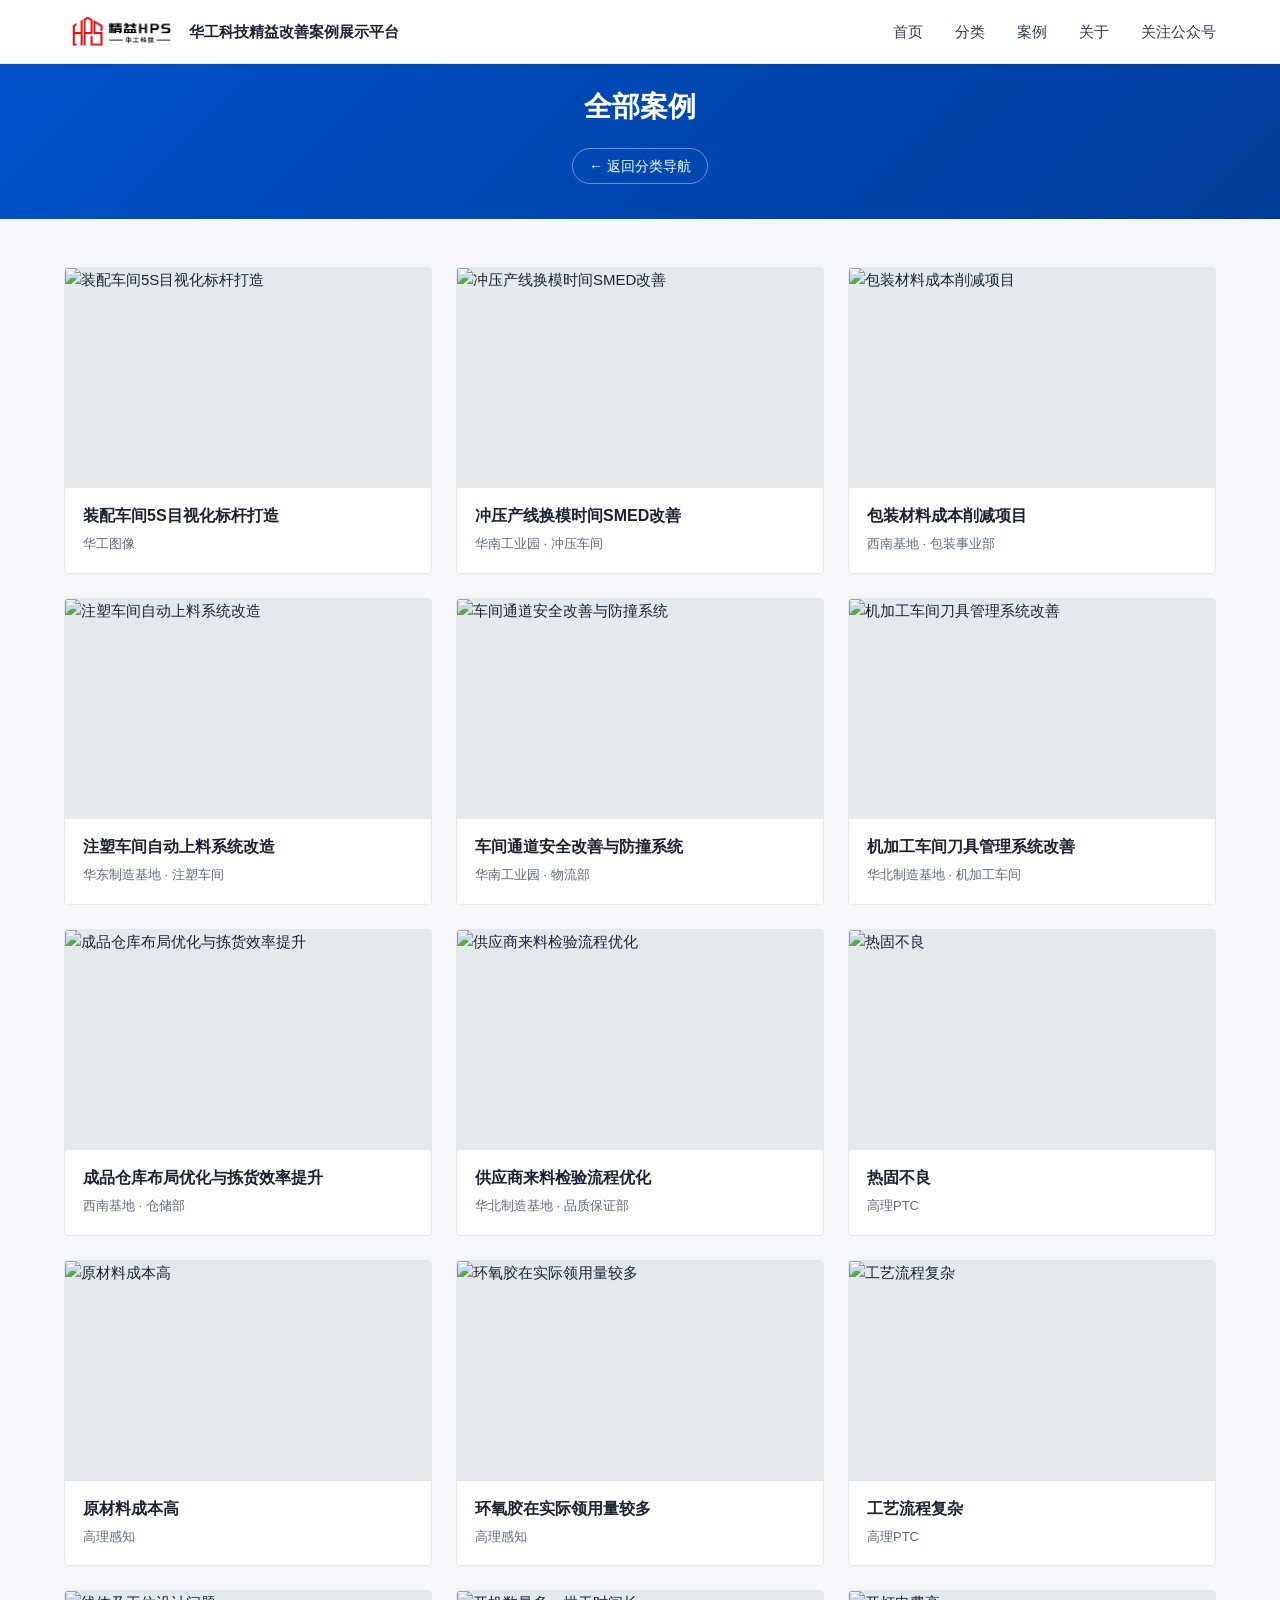
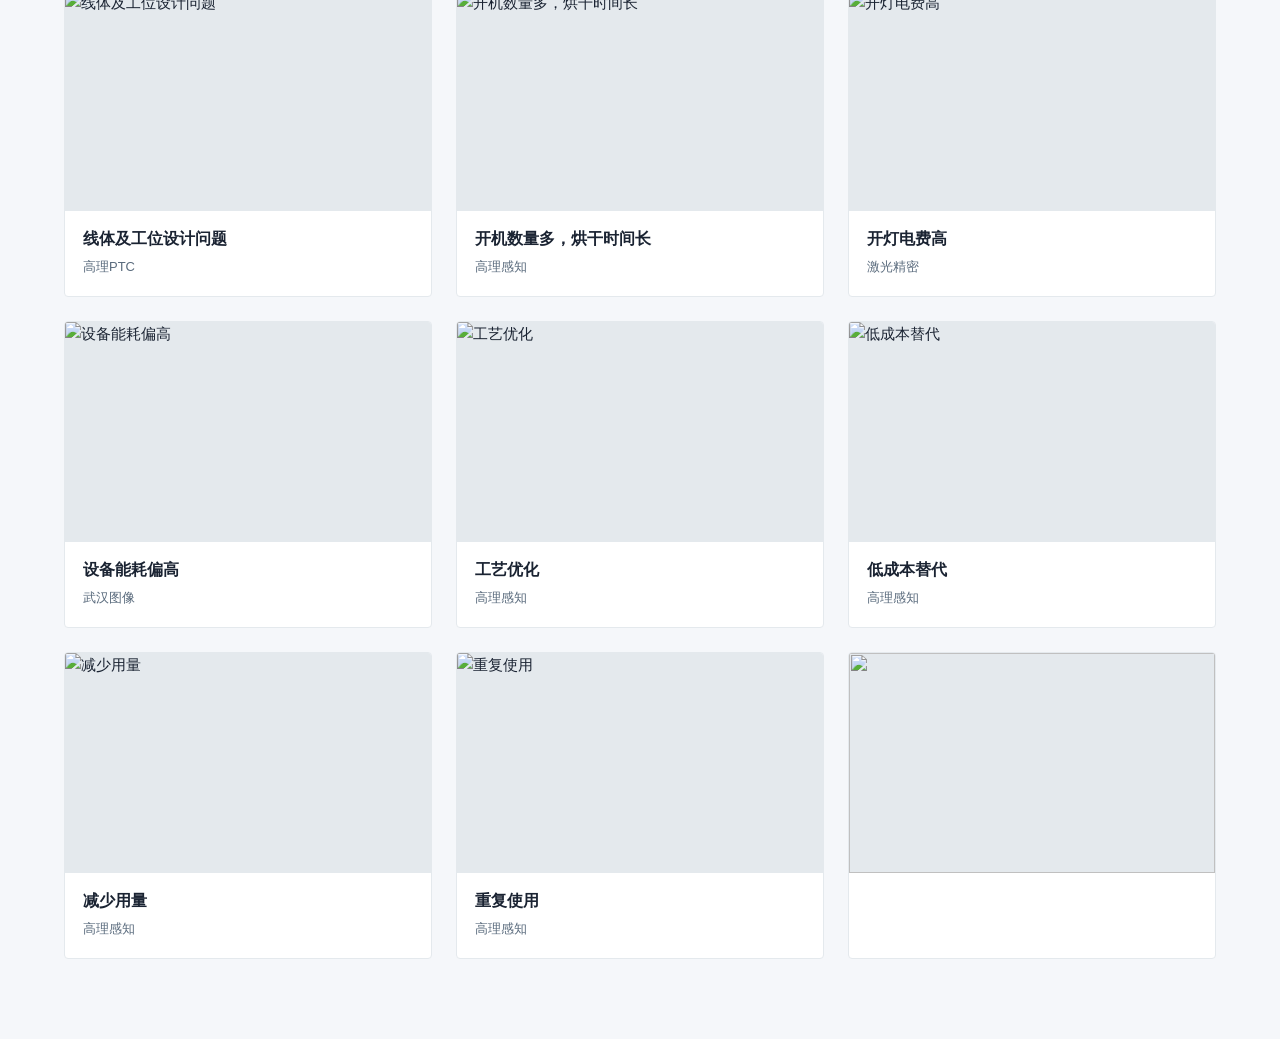
<file: category.html>
<!DOCTYPE html>
<html lang="zh-CN">
<head>
    <meta charset="UTF-8">
    <meta name="viewport" content="width=device-width, initial-scale=1.0">
    <title>改善案例 - 华工科技精益改善</title>
    <link rel="stylesheet" href="css/style.css">
    <style>
        .category-header {
            background: linear-gradient(135deg, #0052cc 0%, #003d99 100%);
            color: #fff;
            padding: 60px 0;
            text-align: center;
            display: flex;
            flex-direction: column;
            align-items: center;
            justify-content: center;
            min-height: 180px;
        }
        .category-header h1 { font-size: 28px; margin-bottom: 8px; transform: translateY(25px); }
        .category-header p { font-size: 14px; opacity: 0.9; }
        .back-link {
            display: inline-block; margin-top: 10px; color: #fff;
            text-decoration: none; font-size: 14px;
            border: 1px solid rgba(255,255,255,0.4);
            padding: 6px 16px; border-radius: 20px; transition: background 0.2s;
            transform: translateY(25px);
        }
        .back-link:hover { background: rgba(255,255,255,0.15); }
        .category-cases-section { padding: 48px 0 80px; background: #f5f7fa; min-height: 400px; }
        .simple-case-grid { display: grid; grid-template-columns: repeat(3, 1fr); gap: 24px; min-height: 200px; }
        .simple-case-card {
            background: #fff; border: 1px solid #e4e9ed; border-radius: 4px;
            overflow: hidden; cursor: pointer;
            transition: box-shadow 0.3s ease, transform 0.3s ease;
        }
        .simple-case-card:hover {
            box-shadow: 0 6px 20px rgba(0,82,204,0.12); transform: translateY(-2px);
        }
        .simple-case-img { width: 100%; height: 220px; overflow: hidden; background: #e4e9ed; }
        .simple-case-img img { width: 100%; height: 100%; object-fit: cover; transition: transform 0.4s ease; }
        .simple-case-card:hover .simple-case-img img { transform: scale(1.05); }
        .simple-case-info { padding: 16px 18px 18px; }
        .simple-case-title {
            font-size: 16px; font-weight: 700; color: #1a2332;
            margin-bottom: 6px; line-height: 1.5;
            display: -webkit-box; -webkit-line-clamp: 2;
            -webkit-box-orient: vertical; overflow: hidden;
        }
        .simple-case-company { font-size: 13px; color: #5a6b7d; }
        @media (max-width: 1024px) { .simple-case-grid { grid-template-columns: repeat(2, 1fr); } }
        @media (max-width: 768px) { .simple-case-grid { grid-template-columns: 1fr; } }
    </style>
</head>
<body>

<header class="site-header">
    <div class="header-inner">
        <div class="logo" onclick="window.location.href='index.html'">
            <img src="assets/logo.png" alt="华工科技" class="logo-img">
            <span class="logo-text">华工科技精益改善案例展示平台</span>
        </div>
        <nav class="main-nav" id="mainNav">
            <a href="index.html#banner" class="nav-link">首页</a>
            <a href="index.html#categories" class="nav-link">分类</a>
            <a href="index.html#cases" class="nav-link">案例</a>
            <a href="index.html#about" class="nav-link">关于</a>
            <a href="index.html#qrcode" class="nav-link">关注公众号</a>
        </nav>
        <button class="menu-toggle" id="menuToggle" aria-label="菜单"><span></span><span></span><span></span></button>
    </div>
</header>

<div class="category-header" id="categoryHeader">
    <h1 id="categoryTitle">加载中...</h1>
    <p id="categoryDesc"></p>
    <a href="index.html#categories" class="back-link">← 返回分类导航</a>
</div>

<section class="category-cases-section">
    <div class="container">
        <div class="simple-case-grid" id="caseGrid"></div>
        <div class="no-result" id="noResult" style="display:none;"><p>该分类下暂无案例</p></div>
    </div>
</section>

<div class="modal-overlay" id="modalOverlay">
    <div class="modal" id="modal">
        <button class="modal-close" id="modalClose" aria-label="关闭">✕</button>
        <div class="modal-body" id="modalBody"></div>
    </div>
</div>

<button class="back-top" id="backTop" aria-label="返回顶部">↑</button>

<script>
const CATEGORY_MAP = {
    all: "全部案例", yield: "良率改善", substitute: "材料替代", reduce: "用量降低",
    headcount: "人数优化", hours: "工时优化", utilities: "水电气",
    auxiliary: "辅料", spare_parts: "备件", indirect_staff: "间接人员"
};

// ===== 以下为同步脚本生成的数据，请勿手动修改 =====
var CASES = [
    {
        "id": 1,
        "title": "装配车间5S目视化标杆打造",
        "category": "yield",
        "categoryName": "良率改善",
        "company": "华工图像",
        "level": "黄带",
        "date": "2026-03",
        "tags": [
            "5S",
            "目视化",
            "定置管理",
            "现场改善"
        ],
        "cover": "https://images.unsplash.com/photo-1581091226825-a6a2a5aee158?w=800&h=500&fit=crop",
        "images": [],
        "summary": "总装一厂装配线区域物料摆放混乱、工具寻找耗时严重，平均每班次浪费在寻找工具和物料上的时间达45分钟。通过系统性推行5S管理，建立目视化标准，实现现场\"一眼可见、一秒可取\"的改善目标。",
        "approach": [
            "1. 现状调研：绘制车间布局图，标记20处物料堆积点和15处工具分散区",
            "1) 整理阶段：清除区域内存放超3个月的呆滞物料共计1.2吨",
            "1. 整顿阶段：引入影子板工具柜12套，物料架定置标识84处",
            "1) 清扫阶段：制定设备日常清扫点检表，责任到人",
            "1. 标准化：编制《5S目视化管理手册》，拍照标杆区域供其他产线参照",
            "1) 素养固化：每日5S巡检打分，纳入班组绩效月度考核"
        ],
        "results": [
            {
                "num": "68%",
                "label": "工具寻找时间减少"
            },
            {
                "num": "45→8",
                "label": "每班次浪费时间 min"
            },
            {
                "num": "1.2",
                "label": "呆滞物料清除 t"
            }
        ]
    },
    {
        "id": 2,
        "title": "冲压产线换模时间SMED改善",
        "category": "hours",
        "categoryName": "工时优化",
        "company": "华南工业园 · 冲压车间",
        "level": "绿带",
        "date": "2026-02",
        "tags": [
            "SMED",
            "快速换模",
            "OEE",
            "流程优化"
        ],
        "cover": "https://images.unsplash.com/photo-1565008447742-97f6f38c985c?w=800&h=500&fit=crop",
        "images": [],
        "summary": "冲压线换模平均耗时38分钟，严重影响小批量多品种订单的交付能力。项目组运用SMED方法，将内部作业转化为外部作业，实现换模时间大幅压缩。",
        "approach": [
            "1. 录像分析：对6次换模过程全程录像，逐帧分析区分内部/外部作业",
            "1) 并行作业：将模具预热、螺栓准备等5项作业转为停机前外部作业",
            "1. 快速夹紧：引入液压快速锁模装置替代螺栓紧固，夹紧时间减少60%",
            "1) 标准化作业：编制换模标准作业指导书（SOP），设定换模标准时间14分钟",
            "1. 人员培训：开展3轮换模实操培训，建立换模技能星级认证制度"
        ],
        "results": [
            {
                "num": "63%",
                "label": "换模时间缩短"
            },
            {
                "num": "38→14",
                "label": "平均换模时间 min"
            },
            {
                "num": "12%",
                "label": "OEE提升 +"
            }
        ]
    },
    {
        "id": 3,
        "title": "包装材料成本削减项目",
        "category": "substitute",
        "categoryName": "材料替代",
        "company": "西南基地 · 包装事业部",
        "level": "绿带",
        "date": "2026-01",
        "tags": [
            "降本增效",
            "包装优化",
            "VAVE",
            "供应链"
        ],
        "cover": "https://images.unsplash.com/photo-1607082348824-0a96f2a4b9da?w=800&h=500&fit=crop",
        "images": [],
        "summary": "年度包装材料采购成本占比达产品成本的8.3%，高于行业平均水平。通过VAVE分析、材料替代和供应商整合，系统性削减包装成本。",
        "approach": [
            "1. 成本拆解：对32种包材进行BOM级成本拆解，识别高成本物料8项",
            "1) 材料替代：将3款产品纸箱由5层瓦楞改为3层高强度瓦楞，强度达标且降本23%",
            "1. 结构优化：重新设计缓冲内衬结构，单套用量减少15%",
            "1) 供应商整合：将包材供应商从12家整合至6家，集中采购获得8%价格优惠",
            "1. 循环包装：对内部周转用箱引入可循环塑料箱，替代一次性纸箱",
            "1) 标准化：建立包材成本月度监控看板，异常波动自动预警"
        ],
        "results": [
            {
                "num": "186万",
                "label": "年化降本金额 ¥"
            },
            {
                "num": "22%",
                "label": "包材成本占比 -"
            },
            {
                "num": "8.3%→6.5%",
                "label": "成本占比变化"
            }
        ]
    },
    {
        "id": 4,
        "title": "注塑车间自动上料系统改造",
        "category": "headcount",
        "categoryName": "人数优化",
        "company": "华东制造基地 · 注塑车间",
        "level": "绿带",
        "date": "2026-03",
        "tags": [
            "自动化",
            "注塑",
            "供料系统",
            "少人化"
        ],
        "cover": "https://images.unsplash.com/photo-1565043666747-69f6646db940?w=800&h=500&fit=crop",
        "images": [],
        "summary": "注塑车间12台注塑机上料依赖人工搬运，每班次3名工人专职上料，劳动强度大且存在物料混料风险。通过引入集中供料自动化系统，实现少人化运行。",
        "approach": [
            "1. 需求分析：12台注塑机日耗料量3.6吨，人工搬运距离平均60米/次",
            "1) 方案设计：设计中央供料站+管道输送方案，12台机分区供料",
            "1. 设备选型：选用真空吸料机+不锈钢管道+中央控制柜",
            "1) 防错设计：不同原料管道颜色区分，接头防呆设计杜绝混料",
            "1. 调试优化：分3阶段调试，逐台接入验证供料稳定性",
            "1) 人员转岗：原3名上料工转岗至设备维护和品质检查岗位"
        ],
        "results": [
            {
                "num": "3→0",
                "label": "上料人员 人"
            },
            {
                "num": "0",
                "label": "混料事故"
            },
            {
                "num": "52万",
                "label": "年人工节约 ¥"
            }
        ]
    },
    {
        "id": 5,
        "title": "车间通道安全改善与防撞系统",
        "category": "utilities",
        "categoryName": "水电气",
        "company": "华南工业园 · 物流部",
        "level": "黄带",
        "date": "2026-01",
        "tags": [
            "目视化",
            "安全",
            "叉车防撞",
            "人车分流"
        ],
        "cover": "https://images.unsplash.com/photo-1586528116311-ad8dd3c8310d?w=800&h=500&fit=crop",
        "images": [],
        "summary": "车间内叉车与行人通道交叉，近一年发生3起轻微碰撞事故。通过人车分流设计、防撞预警系统和安全目视化，系统提升车间本质安全水平。",
        "approach": [
            "1. 风险识别：绘制车间人车流动热力图，标记7处高风险交叉点",
            "1) 通道改造：重新规划行人通道与叉车通道，物理隔离实现人车分流",
            "1. 智能防撞：叉车安装超声波防撞传感器+蜂鸣报警，检测2米内行人自动报警",
            "1) 目视化：地面施划黄黑斑马线、安全警示标语、凸面镜设置在盲区转角",
            "1. 限速管理：叉车安装限速器，厂区内限速8km/h，超速自动记录",
            "1) 培训考核：全员安全培训+叉车司机专项考核，建立安全积分制度"
        ],
        "results": [
            {
                "num": "0",
                "label": "碰撞事故（改善后）"
            },
            {
                "num": "7→0",
                "label": "高风险交叉点"
            },
            {
                "num": "100%",
                "label": "叉车限速合规率"
            }
        ]
    },
    {
        "id": 6,
        "title": "机加工车间刀具管理系统改善",
        "category": "spare_parts",
        "categoryName": "备件",
        "company": "华北制造基地 · 机加工车间",
        "level": "黄带",
        "date": "2026-03",
        "tags": [
            "目视化",
            "刀具管理",
            "降本",
            "寿命管理"
        ],
        "cover": "https://images.unsplash.com/photo-1581092334651-ddf26d9a09d0?w=800&h=500&fit=crop",
        "images": [],
        "summary": "机加工车间刀具年消耗费用达280万元，存在过早更换、刀具丢失、领用混乱等问题。通过建立刀具寿命管理系统和领用规范，实现刀具成本有效管控。",
        "approach": [
            "1. 现状摸底：盘点在库刀具种类87种，过期更换率高达35%",
            "1) 寿命管理：建立刀具使用寿命数据库，按加工材质和参数设定寿命基准",
            "1. 预警机制：刀具使用次数达寿命80%时系统黄灯预警，95%红灯强制更换",
            "1) 领用规范：实施\"以旧换新\"领用制度，旧刀回收验证后方可领新刀",
            "1. 修磨再利用：可修磨刀具建立修磨台账，平均修磨3次再报废",
            "1) 目视化柜：引入智能刀具柜，刷卡领用，自动记录使用人和刀具编号"
        ],
        "results": [
            {
                "num": "18%",
                "label": "刀具年消耗 -"
            },
            {
                "num": "35%→8%",
                "label": "过早更换率"
            },
            {
                "num": "50万",
                "label": "年节约金额 ¥"
            }
        ]
    },
    {
        "id": 7,
        "title": "成品仓库布局优化与拣货效率提升",
        "category": "indirect_staff",
        "categoryName": "间接人员",
        "company": "西南基地 · 仓储部",
        "level": "绿带",
        "date": "2026-02",
        "tags": [
            "仓储优化",
            "ABC分类",
            "拣货路径",
            "WMS"
        ],
        "cover": "https://images.unsplash.com/photo-1553413077-190dd305871c?w=800&h=500&fit=crop",
        "images": [],
        "summary": "成品仓库面积5000㎡，SKU超过800种，日均拣货单量300+。原有布局导致拣货路径冗长、找货耗时大。通过ABC分类重构布局，优化拣货路径，提升出入库效率。",
        "approach": [
            "1. 数据分析：提取12个月出库数据，按ABC分类法将SKU分为A(20%)/B(30%)/C(50%)三类",
            "1) 布局重构：A类品移至靠近出货口的黄金区域，C类品移至后方高位货架",
            "1. 储位优化：引入动态储位管理，A类品储位间距加大提升周转效率",
            "1) 路径优化：用S型路径算法替代原有自由拣货模式，减少重复行走",
            "1. WMS升级：系统自动推荐最优拣货路径，PDA扫码指引防错",
            "1) 看板管理：设置出入库效率看板，实时监控拣货时效"
        ],
        "results": [
            {
                "num": "35%",
                "label": "平均拣货时间 -"
            },
            {
                "num": "28%",
                "label": "出入库效率 +"
            },
            {
                "num": "18%",
                "label": "行走距离 -"
            }
        ]
    },
    {
        "id": 8,
        "title": "供应商来料检验流程优化",
        "category": "auxiliary",
        "categoryName": "辅料",
        "company": "华北制造基地 · 品质保证部",
        "level": "黄带",
        "date": "2026-01",
        "tags": [
            "流程优化",
            "IQC",
            "来料检验",
            "免检机制"
        ],
        "cover": "https://images.unsplash.com/photo-1581091226825-a6a2a5aee158?w=800&h=500&fit=crop",
        "images": [],
        "summary": "来料检验周期平均2.5天，影响生产排程。通过对供应商分级管理、建立免检机制和检验流程优化，缩短来料检验周期，提升供应链响应速度。",
        "approach": [
            "1. 数据分析：统计年度来料检验数据，A类供应商合格率99.2%但全检耗时大",
            "1) 供应商分级：按历史质量表现将供应商分为A/B/C三级，差异化检验策略",
            "1. 免检机制：A级供应商连续6个月批次合格率>99%可申请免检，转为定期稽核",
            "1) 抽样优化：B类供应商从全检调整为AQL抽检，抽样比例降低50%",
            "1. 检验前移：推动3家关键供应商实施出货前检验（OS），问题在源头拦截",
            "1) 信息化：IQC检验结果电子化，与ERP联动，合格自动放行入库"
        ],
        "results": [
            {
                "num": "2.5→0.8",
                "label": "平均检验周期 天"
            },
            {
                "num": "60%",
                "label": "A类供应商免检率"
            },
            {
                "num": "15%",
                "label": "来料周转效率 +"
            }
        ]
    },
    {
        "id": 9,
        "title": "热固不良",
        "category": "yield",
        "categoryName": "良率改善",
        "company": "高理PTC",
        "level": "绿带",
        "date": "2026-03",
        "tags": [],
        "cover": "https://img.remit.ee/i/nueTHc6e9pVx",
        "images": [],
        "summary": "达因笔测试铝电极表面不合格\n\n，注塑电极片表面油污",
        "approach": [
            "临时导入等离子清洗设备，后续导入超声波清洗设备"
        ],
        "results": [
            {
                "num": "0",
                "label": "不良率降至"
            }
        ]
    },
    {
        "id": 10,
        "title": "原材料成本高",
        "category": "substitute",
        "categoryName": "材料替代",
        "company": "高理感知",
        "level": "绿带",
        "date": "2026-03",
        "tags": [],
        "cover": "",
        "images": [],
        "summary": "引线原材料议价能力不足",
        "approach": [
            "引线供应商对比，关键工艺点识别，优先使用相同原材料型号替代，新原材料则通过FEMA设计评审验证。标准化评价流程：“归纳整合，由散聚实”",
            "1.性能评价标准化：元件外观、耐酸性、压断力、成品水环境耐候性、成品阻值性能",
            "2.流程实施标准化：材料打样-技术验证/材料认证-小批试样/技术品质抽样-放量验证-导入闭环标准化"
        ],
        "results": [
            {
                "num": "60万",
                "label": "预计全年降本收益可达 元"
            }
        ]
    },
    {
        "id": 11,
        "title": "环氧胶在实际领用量较多",
        "category": "reduce",
        "categoryName": "用量降低",
        "company": "高理感知",
        "level": "黑带",
        "date": "2026-03",
        "tags": [],
        "cover": "",
        "images": [],
        "summary": "包装、设备、容器残留占比81%，手工作业浪费13%，管理浪费 6%",
        "approach": [
            "包装桶残留环氧回收利用、胶盘容积减少、插壳点胶机余胶回收利用、减少补胶容器数量、来料包装结构优化"
        ],
        "results": [
            {
                "num": "2024",
                "label": "单支用量环比 年下降6.38%，降本286万元"
            }
        ]
    },
    {
        "id": 12,
        "title": "工艺流程复杂",
        "category": "headcount",
        "categoryName": "人数优化",
        "company": "高理PTC",
        "level": "黑带",
        "date": "2026-03",
        "tags": [],
        "cover": "",
        "images": [],
        "summary": "产品设计端需要夹具完成灌胶等工序",
        "approach": [
            "对胶垫安装、点胶固化、线路板安装、胶圈安装、传感器安装、单管点胶、灌胶及贴海绵进行设计优化"
        ],
        "results": [
            {
                "num": "8",
                "label": "工序优化 项，节约人员超18名"
            }
        ]
    },
    {
        "id": 13,
        "title": "线体及工位设计问题",
        "category": "hours",
        "categoryName": "工时优化",
        "company": "高理PTC",
        "level": "黑带",
        "date": "2026-03",
        "tags": [],
        "cover": "",
        "images": [],
        "summary": "一字型排线搬运浪费较大，半成品及工装堆积",
        "approach": [
            "1.所有半成品及材料皮带线传送，工装采用流利条回流",
            "2.前段工装治具按回转皮带线回流，一人多机工位按照工作站模式"
        ],
        "results": [
            {
                "num": "5",
                "label": "节约人员超 人，UPPH提升超5%"
            }
        ]
    },
    {
        "id": 14,
        "title": "开机数量多，烘干时间长",
        "category": "utilities",
        "categoryName": "水电气",
        "company": "高理感知",
        "level": "黑带",
        "date": "2026-03",
        "tags": [],
        "cover": "",
        "images": [],
        "summary": "烘车层数低，烘车底板结构导致空气不流动",
        "approach": [
            "优化包封固化烘车，增加烘车层数，由原4层烘车改善为5层烘车，单批次固化产能提升25%。",
            "优化烘水烘车，将烘车底板改善为带孔钢板，增加烘水时空气流动，减少烘干时间10%。"
        ],
        "results": [
            {
                "num": "51万",
                "label": "节省电费 元，预计全年节省电费87万元"
            }
        ]
    },
    {
        "id": 15,
        "title": "开灯电费高",
        "category": "utilities",
        "categoryName": "水电气",
        "company": "激光精密",
        "level": "绿带",
        "date": "2026-03",
        "tags": [],
        "cover": "",
        "images": [],
        "summary": "厂区搬迁以来，照明设备老化、能效低下，导致能耗成本攀升，且维护更换频繁，推高了运营成本。\n\n照明灯故障率高达30~40%灯寿命/节能/亮度指标均不达标",
        "approach": [
            "启动光伏发电项目，从源头降低外购用电成本。全面淘汰生产车间老旧高耗能灯管，更换为高效节能灯具，直接降低照明能耗。"
        ],
        "results": [
            {
                "num": "1.3万",
                "label": "安装光伏面积为 方，平均年发电量约253万度电，预计年节约电费约40万元。"
            }
        ]
    },
    {
        "id": 16,
        "title": "设备能耗偏高",
        "category": "utilities",
        "categoryName": "水电气",
        "company": "武汉图像",
        "level": "绿带",
        "date": "2026-03",
        "tags": [],
        "cover": "",
        "images": [],
        "summary": "设备存在空转情况",
        "approach": [
            "进行集中排产"
        ],
        "results": [
            {
                "num": "3月总计开工22天，总产出100.8万米，日均产量由3.55万米提升至4.58万米，单日产量上涨29%。\n\n产出率由4249米/小时，提升至5727米/小时，提升34.78%",
                "label": ""
            }
        ]
    },
    {
        "id": 17,
        "title": "工艺优化",
        "category": "auxiliary",
        "categoryName": "辅料",
        "company": "高理感知",
        "level": "黑带",
        "date": "2026-03",
        "tags": [],
        "cover": "https://i.imgs.ovh/2026/09/16/3b560b5d687172eac2bf41a4ffb05881.png",
        "images": [],
        "summary": "AS水温产品清洗工艺耗材辅料用量存在冗余，考虑取消清洗工序",
        "approach": [
            "**工艺优化，取消耗材使用：**&#x41;S水温产品取消清洗，减少酒精、白电油用量"
        ],
        "results": [
            {
                "num": "142.8万",
                "label": "累计降本 /年"
            }
        ]
    },
    {
        "id": 18,
        "title": "低成本替代",
        "category": "auxiliary",
        "categoryName": "辅料",
        "company": "高理感知",
        "level": "黑带",
        "date": "2026-03",
        "tags": [],
        "cover": "https://i.imgs.ovh/2026/09/16/3b560b5d687172eac2bf41a4ffb05881.png",
        "images": [],
        "summary": "辅材使用管控不足",
        "approach": [
            "**低成本耗材替代高成本耗材：**&#x4EE5;超声波压接模具为例：取消整套请购，上、下模分开购买；开发二供，取消独家供应，模具整体单价下降24%，根据历史领用数据评估已累计降本8万元，预计全年降本25万元。[https://i.imgs.ovh/2026/09/16/2b7fdcfa61b3863e953d4f235a560f19.png](https://i.imgs.ovh/2026/09/16/2b7fdcfa61b3863e953d4f235a560f19.png)8cm美纹纸替代10cm美纹纸改善推广，通过打磨旧排线板，使排线板与美纹纸粘合力变大，消除美纹纸粘力不足导致散线问题，美纹纸单价下降20.16%，已累计节省成本34.8万元，预计全年节省成本41.8万元。[https://i.imgs.ovh/2026/09/16/cf7b6718517b1cb50431a99e750c8f0c.png](https://i.imgs.ovh/2026/09/16/cf7b6718517b1cb50431a99e750c8f0c.png)"
        ],
        "results": [
            {
                "num": "142.8万",
                "label": "累计降本 /年"
            }
        ]
    },
    {
        "id": 19,
        "title": "减少用量",
        "category": "auxiliary",
        "categoryName": "辅料",
        "company": "高理感知",
        "level": "黑带",
        "date": "2026-03",
        "tags": [],
        "cover": "https://i.imgs.ovh/2026/09/16/3b560b5d687172eac2bf41a4ffb05881.png",
        "images": [],
        "summary": "辅材使用管控不足",
        "approach": [
            "**减少单支耗材用量：**&#x4EE5;AS焊接精洗为例：改善前清洗槽需要17cm深酒精、白电油液位，改善后在清洗槽底部增加35cm*31cm*2cm铝块，只需要不低于8cm深酒精、白电油液位即可完成焊接清洗，根据酒精槽的容积计算，每次可节省酒精16公斤、白电油18公斤，预计年节省酒精、白电油9.2万元。[https://i.imgs.ovh/2026/09/16/ebde319a907ff8e9fc84a2b6e87881a7.png](https://i.imgs.ovh/2026/09/16/ebde319a907ff8e9fc84a2b6e87881a7.png)"
        ],
        "results": [
            {
                "num": "142.8万",
                "label": "累计降本 /年"
            }
        ]
    },
    {
        "id": 20,
        "title": "重复使用",
        "category": "auxiliary",
        "categoryName": "辅料",
        "company": "高理感知",
        "level": "黑带",
        "date": "2026-03",
        "tags": [],
        "cover": "https://i.imgs.ovh/2026/09/16/3b560b5d687172eac2bf41a4ffb05881.png",
        "images": [],
        "summary": "辅材使用管控不足",
        "approach": [
            "**耗材重复使用：**&#x5143;件清洗用工业酒精清洗完元件后，重复用于插壳点胶机头道清洗，节省酒精用量，元件每天产生63kg二次利用酒精，根据平均单价计算，已累计节省15.7万元，预计全年节省18.9万元。[https://i.imgs.ovh/2026/09/16/8c73b752bbc0aa1d93345558b85eed88.png](https://i.imgs.ovh/2026/09/16/8c73b752bbc0aa1d93345558b85eed88.png)捆线橡皮筋在其他工序拆下时不使用刀片割断或报废，将拆下来的橡皮筋放在物料盒内回收重复使用，已累计节省成本8.3万元，预计全年可节省橡皮筋成本10万元。[https://i.imgs.ovh/2026/09/16/a3691d3f0061e1b3aa55e43d309b38e6.png](https://i.imgs.ovh/2026/09/16/a3691d3f0061e1b3aa55e43d309b38e6.png)"
        ],
        "results": [
            {
                "num": "142.8万",
                "label": "累计降本 /年"
            }
        ]
    },
    {
        "id": 21,
        "title": "",
        "category": "yield",
        "categoryName": "良率改善",
        "company": "",
        "level": "",
        "date": "",
        "tags": [],
        "cover": "",
        "images": [],
        "summary": "",
        "approach": [],
        "results": []
    }
];
// ===== 数据结束 =====

(function () {
    "use strict";
    function getParam(name) {
        var url = window.location.search;
        var reg = new RegExp("(^|&)" + name + "=([^&]*)(&|$)");
        var r = url.substr(1).match(reg);
        return r != null ? decodeURIComponent(r[2]) : null;
    }

    var categoryCode = getParam("cat") || "all";
    var caseGrid = document.getElementById("caseGrid");
    var noResult = document.getElementById("noResult");
    var modalOverlay = document.getElementById("modalOverlay");
    var modalBody = document.getElementById("modalBody");
    var modalClose = document.getElementById("modalClose");
    var backTop = document.getElementById("backTop");
    var menuToggle = document.getElementById("menuToggle");
    var mainNav = document.getElementById("mainNav");

    var categoryName = (CATEGORY_MAP && CATEGORY_MAP[categoryCode]) ? CATEGORY_MAP[categoryCode] : "全部案例";
    document.getElementById("categoryTitle").textContent = categoryName;
    document.title = categoryName + " - 华工科技精益改善";

    function renderCases(filter) {
        var html = "", count = 0;
        CASES.forEach(function (c) {
            if (filter === "all" || c.category === filter) {
                html += '<div class="simple-case-card" data-id="' + c.id + '">'
                    + '<div class="simple-case-img"><img src="' + c.cover + '" alt="' + c.title + '" loading="lazy" onerror="this.src=\'https://via.placeholder.com/600x400/0052cc/ffffff?text=HPS\'"></div>'
                    + '<div class="simple-case-info"><div class="simple-case-title">' + c.title + '</div><div class="simple-case-company">' + c.company + '</div></div></div>';
                count++;
            }
        });
        caseGrid.innerHTML = html;
        noResult.style.display = count === 0 ? "block" : "none";
        document.querySelectorAll(".simple-case-card").forEach(function (card) {
            card.addEventListener("click", function () { openModal(parseInt(this.getAttribute("data-id"))); });
        });
    }

    function openModal(id) {
        var c = CASES.find(function (x) { return x.id === id; });
        if (!c) return;
        var html = '<div class="detail-hero"><img src="' + c.cover + '" alt="' + c.title + '" onerror="this.src=\'https://via.placeholder.com/800x400/0052cc/ffffff?text=HPS\'"><span class="detail-badge">' + c.categoryName + '</span></div>'
            + '<div class="detail-content"><h2 class="detail-title">' + c.title + '</h2>'
            + '<div class="detail-meta"><span>' + c.company + '</span><span>🏅 ' + c.level + '</span><span>📅 ' + c.date + '</span></div>'
            + '<div class="detail-tags">' + c.tags.map(function(t){return '<span class="case-tag">'+t+'</span>';}).join('') + '</div>'
            + '<div class="detail-section"><h3>问题原因</h3><p>' + c.summary + '</p></div>'
            + '<div class="detail-section"><h3>解决思路与措施</h3><ul>' + c.approach.map(function(a){
                // 解析markdown中的imagetourl.lim图片URL并渲染为<img>
                // 支持两种格式：1) Markdown链接 [url](url)  2) 裸URL https://...
                var parts = a.split(/(\[https?:\/\/[^\]]+\]\(https?:\/\/[^)]+\.(?:png|jpg|jpeg|gif|webp)\)|https?:\/\/[^\s]+\.(?:png|jpg|jpeg|gif|webp))/gi);
                return '<li>' + parts.map(function (p) {
                    if (/^https?:\/\/[^\s]+\.(?:png|jpg|jpeg|gif|webp)/i.test(p)) {
                        return '<br><img src="' + p + '" alt="实施步骤配图" style="max-width:100%;margin:8px 0;border-radius:4px;" onerror="this.style.display=\'none\'">';
                    }
                    // Markdown链接格式 [url](url) → 提取URL
                    var mdMatch = p.match(/^\[(https?:\/\/[^\]]+\.(?:png|jpg|jpeg|gif|webp))\]\((https?:\/\/[^\)]+\.(?:png|jpg|jpeg|gif|webp))\)$/i);
                    if (mdMatch) {
                        return '<br><img src="' + mdMatch[1] + '" alt="实施步骤配图" style="max-width:100%;margin:8px 0;border-radius:4px;" onerror="this.style.display=\'none\'">';
                    }
                    // Markdown加粗 **text** → <strong>text</strong>
                    p = p.replace(/\*\*(.+?)\*\*/g, '<strong>$1</strong>');
                    return p;
                }).join("") + '</li>';
            }).join('') + '</ul></div>'
            + '<div class="detail-section"><h3>项目成果</h3><div class="detail-results">'
            + c.results.map(function(r){return '<div class="detail-result-card"><div class="detail-result-num">'+r.num+'</div><div class="detail-result-label">'+r.label+'</div></div>';}).join('')
            + '</div></div></div>';
        modalBody.innerHTML = html;
        modalOverlay.classList.add("open");
        document.body.style.overflow = "hidden";
    }

    function closeModal() { modalOverlay.classList.remove("open"); document.body.style.overflow = ""; }
    if (modalClose) modalClose.addEventListener("click", closeModal);
    if (modalOverlay) modalOverlay.addEventListener("click", function(e){ if(e.target===modalOverlay) closeModal(); });
    document.addEventListener("keydown", function(e){ if(e.key==="Escape"&&modalOverlay.classList.contains("open")) closeModal(); });

    if (menuToggle) menuToggle.addEventListener("click", function(){ menuToggle.classList.toggle("open"); mainNav.classList.toggle("open"); });
    document.querySelectorAll(".nav-link").forEach(function(link){ link.addEventListener("click", function(){ menuToggle.classList.remove("open"); mainNav.classList.remove("open"); }); });

    window.addEventListener("scroll", function(){ backTop.classList.toggle("show", window.scrollY > 400); });
    if (backTop) backTop.addEventListener("click", function(){ window.scrollTo({top:0,behavior:"smooth"}); });

    renderCases(categoryCode);
})();
</script>
</body>
</html>
</file>
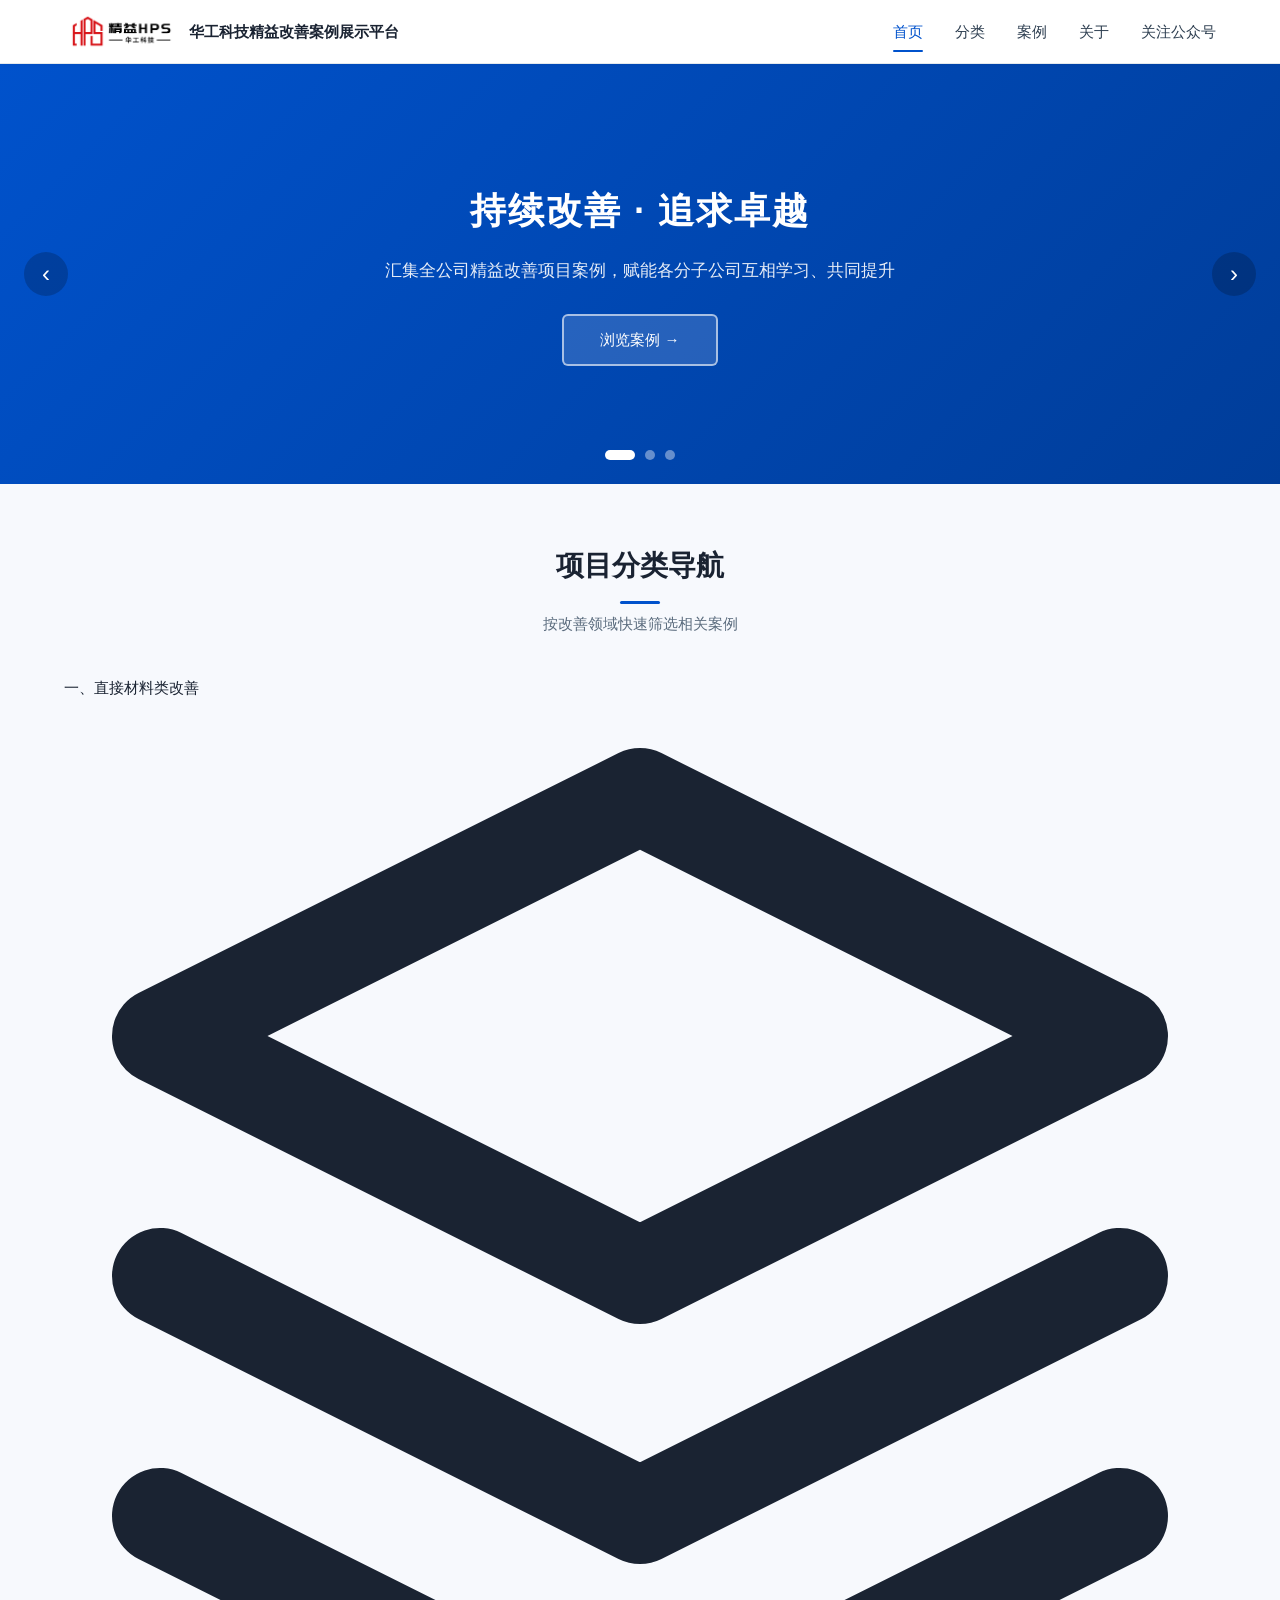
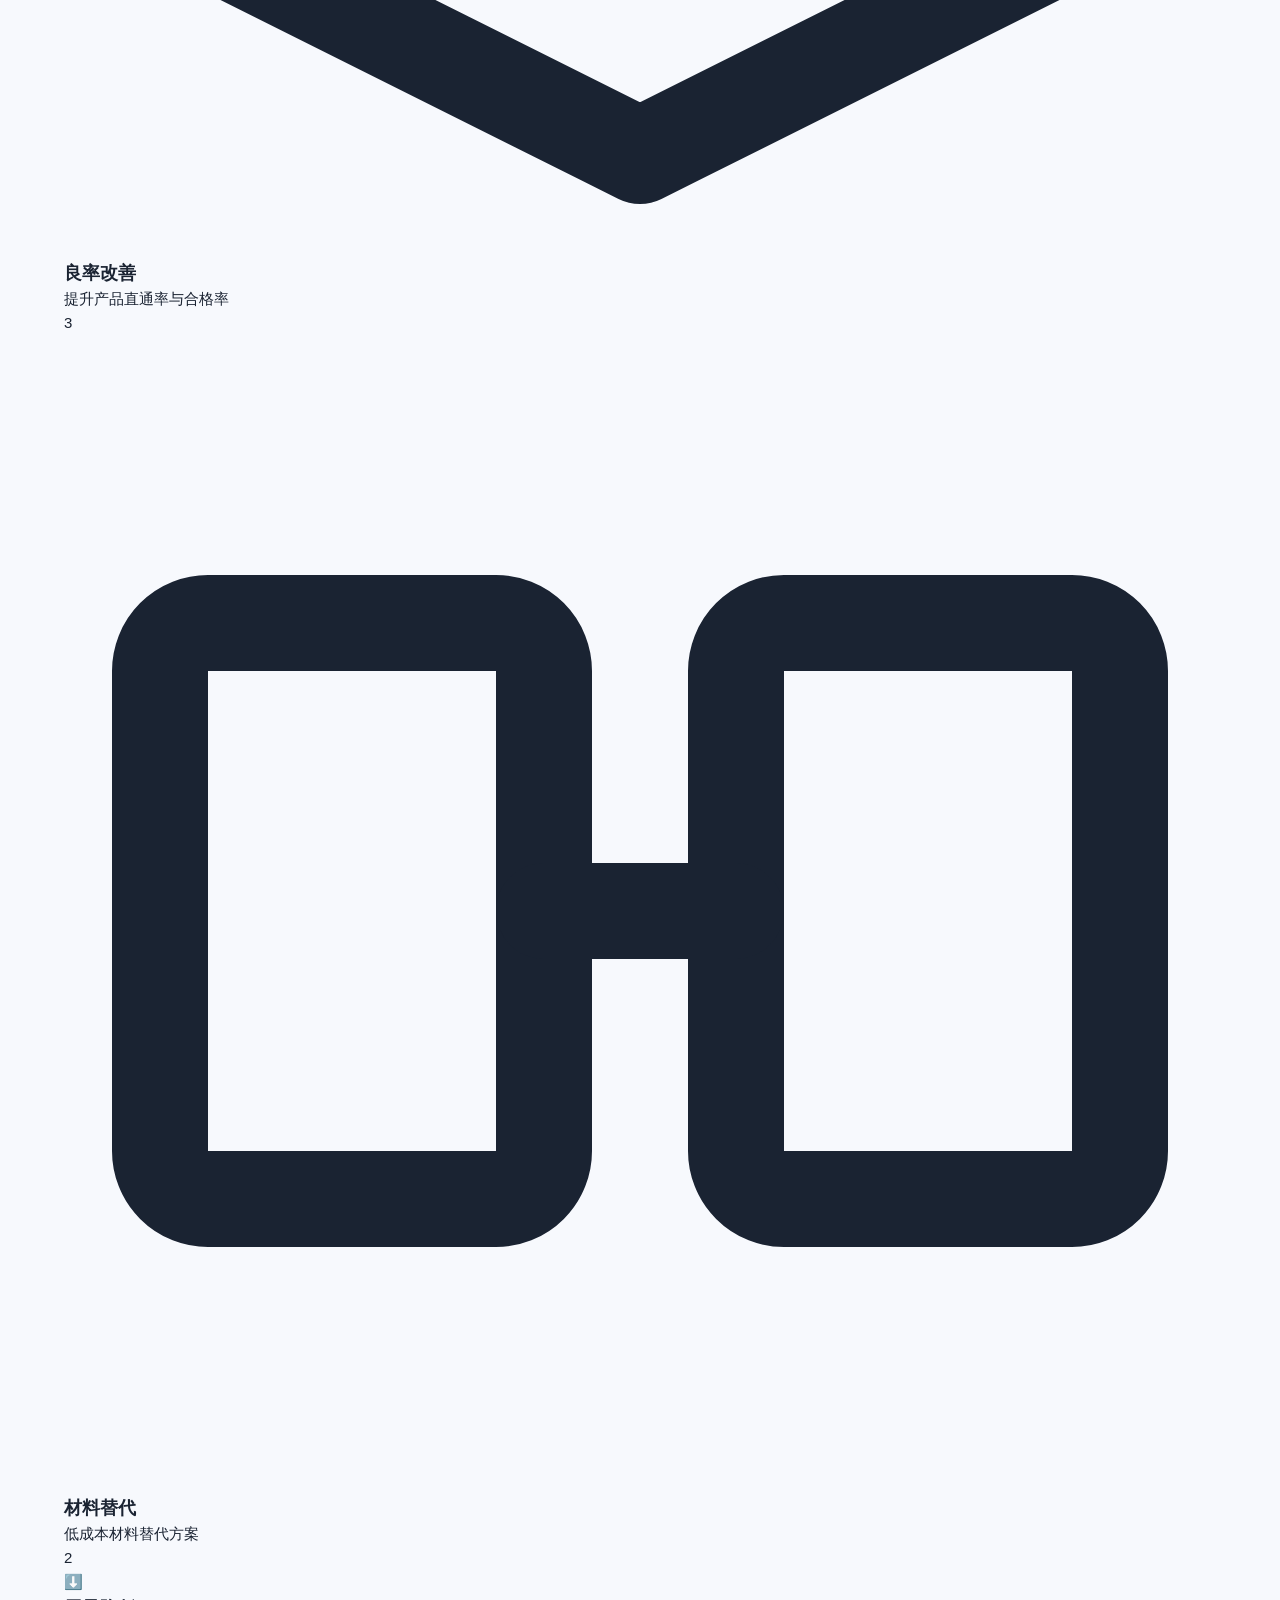
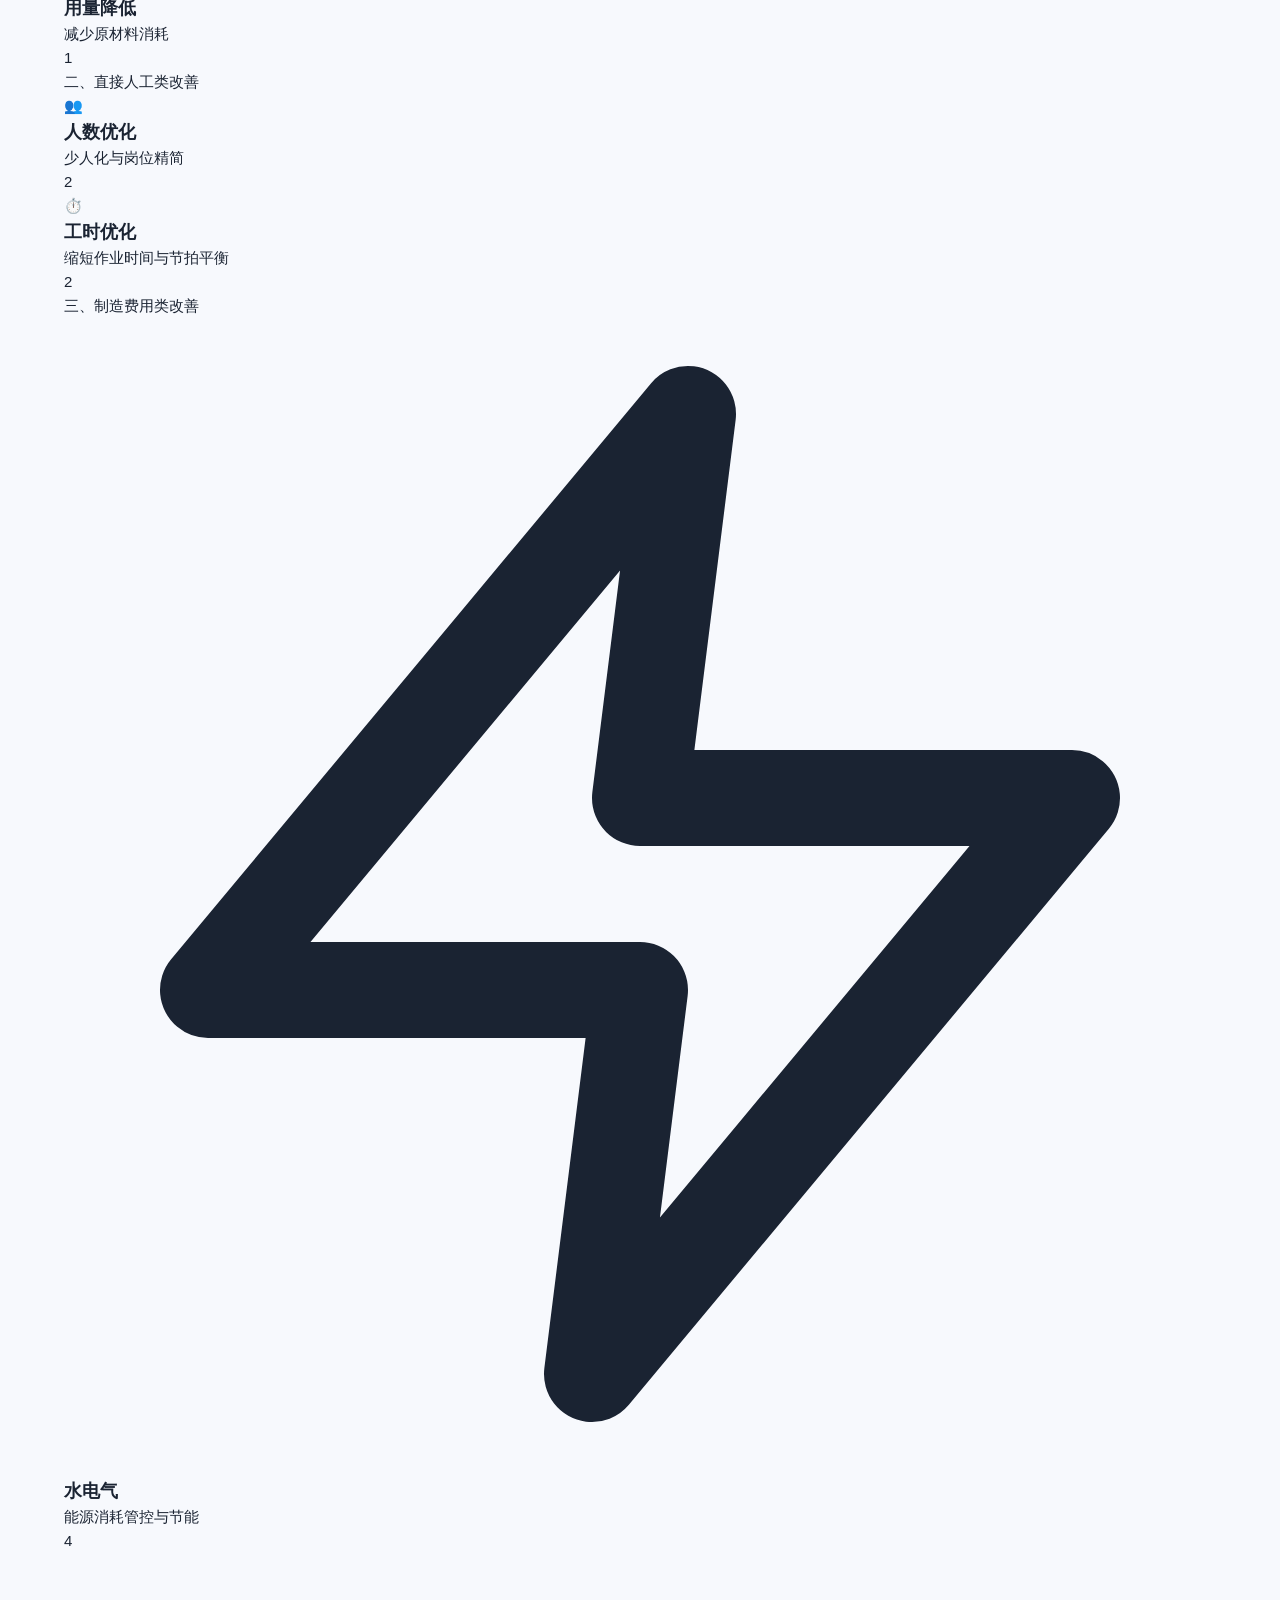
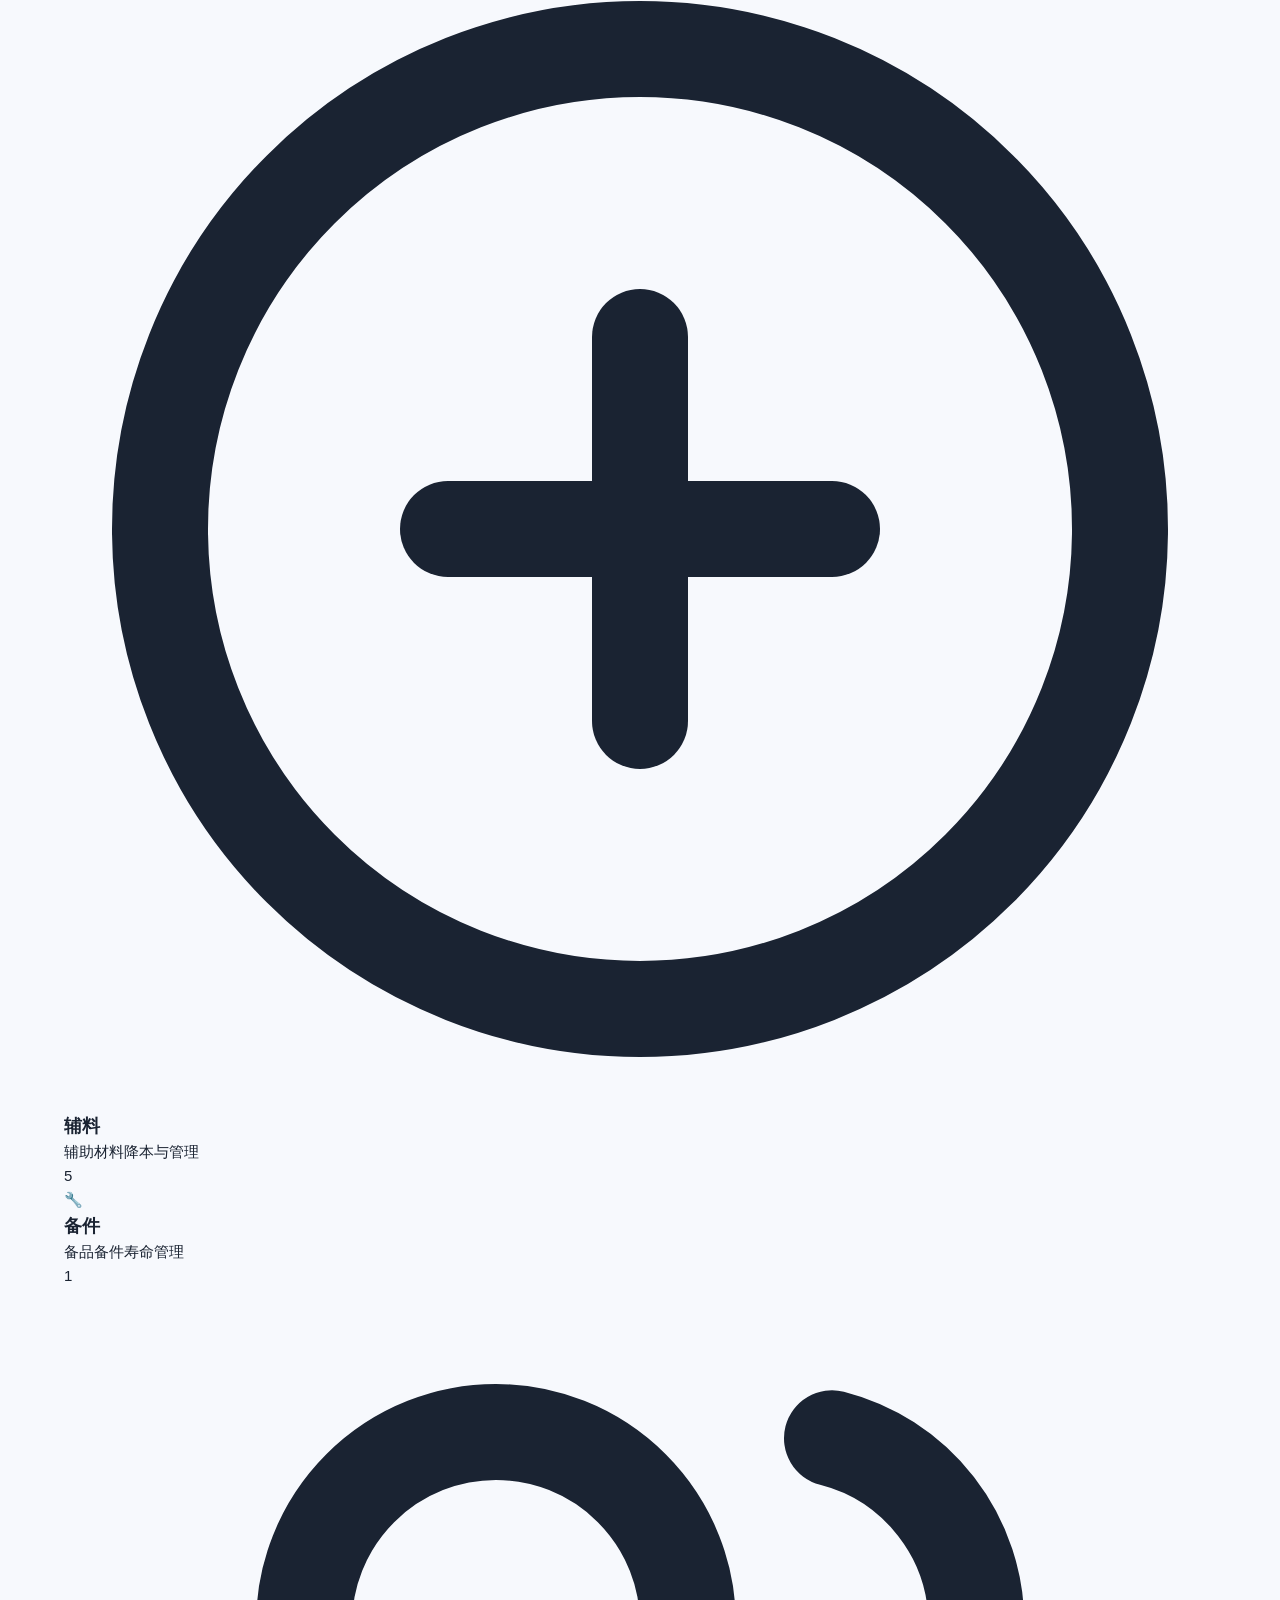
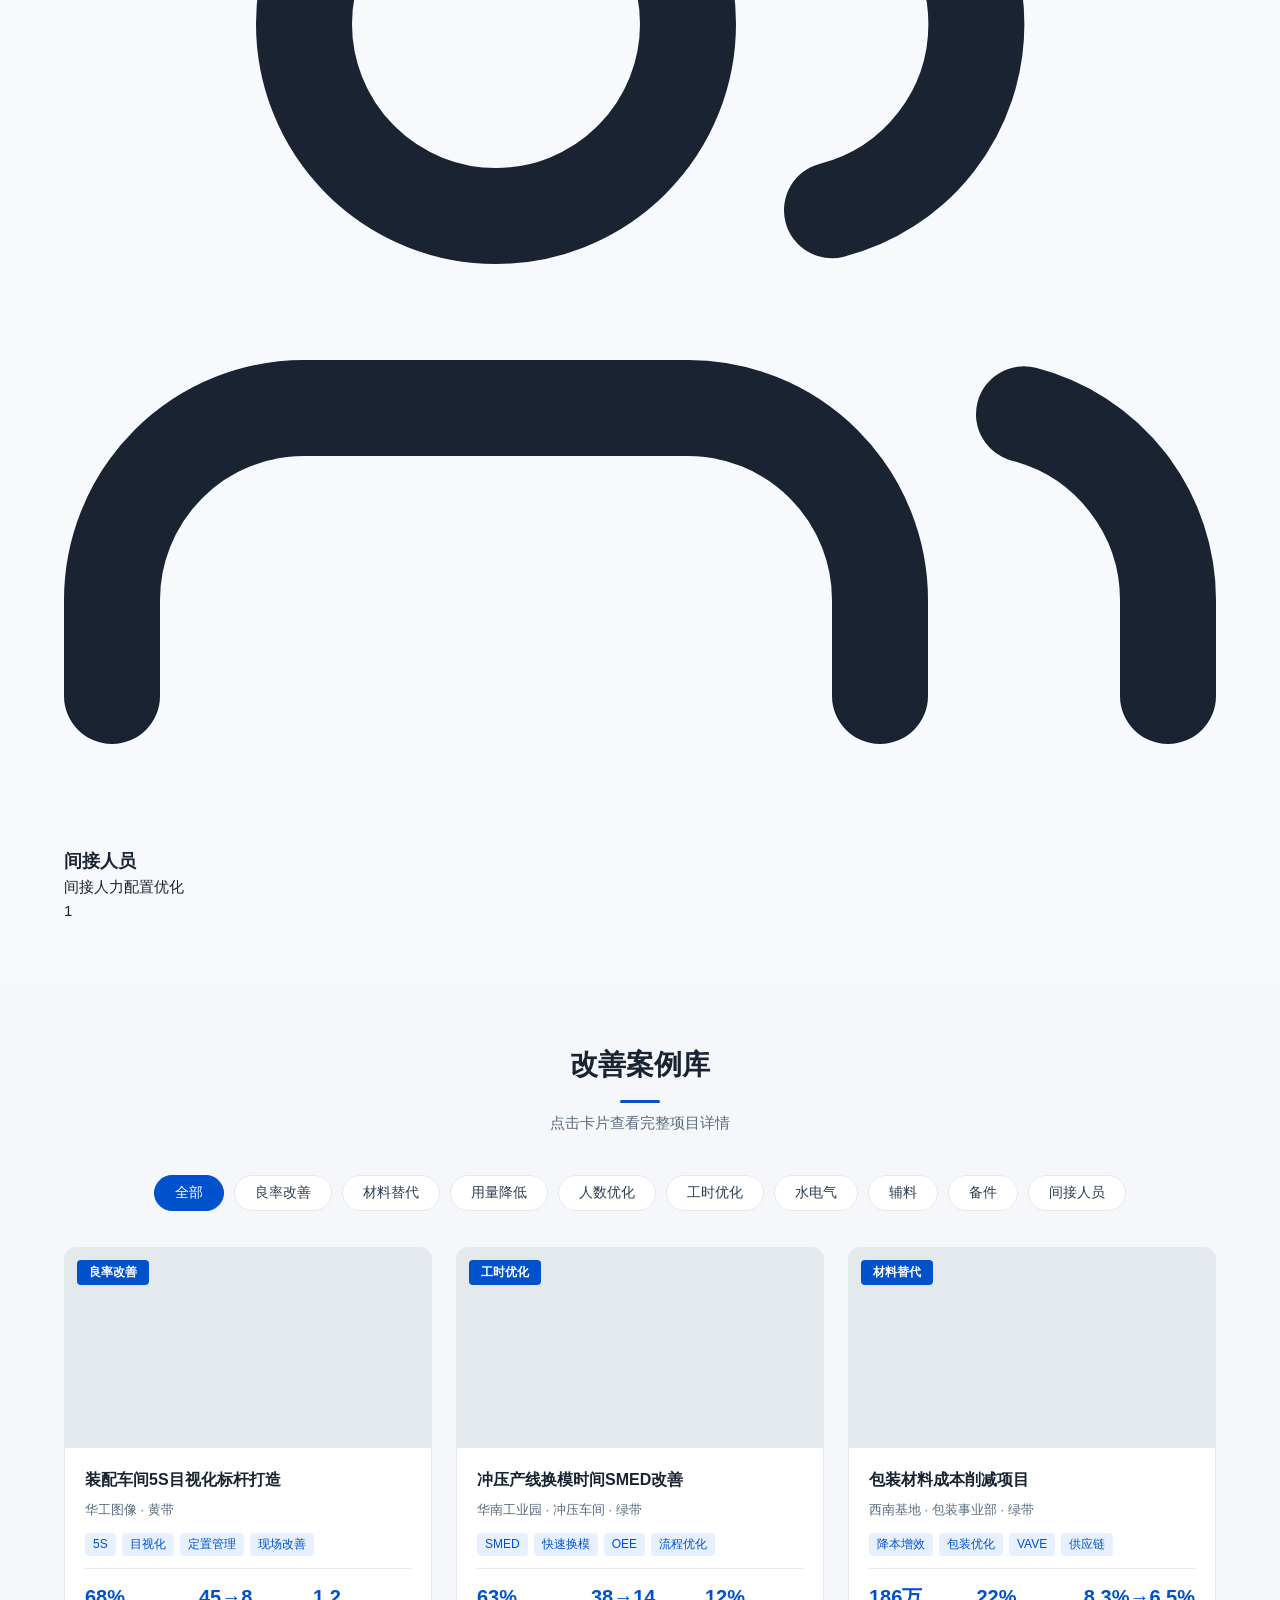
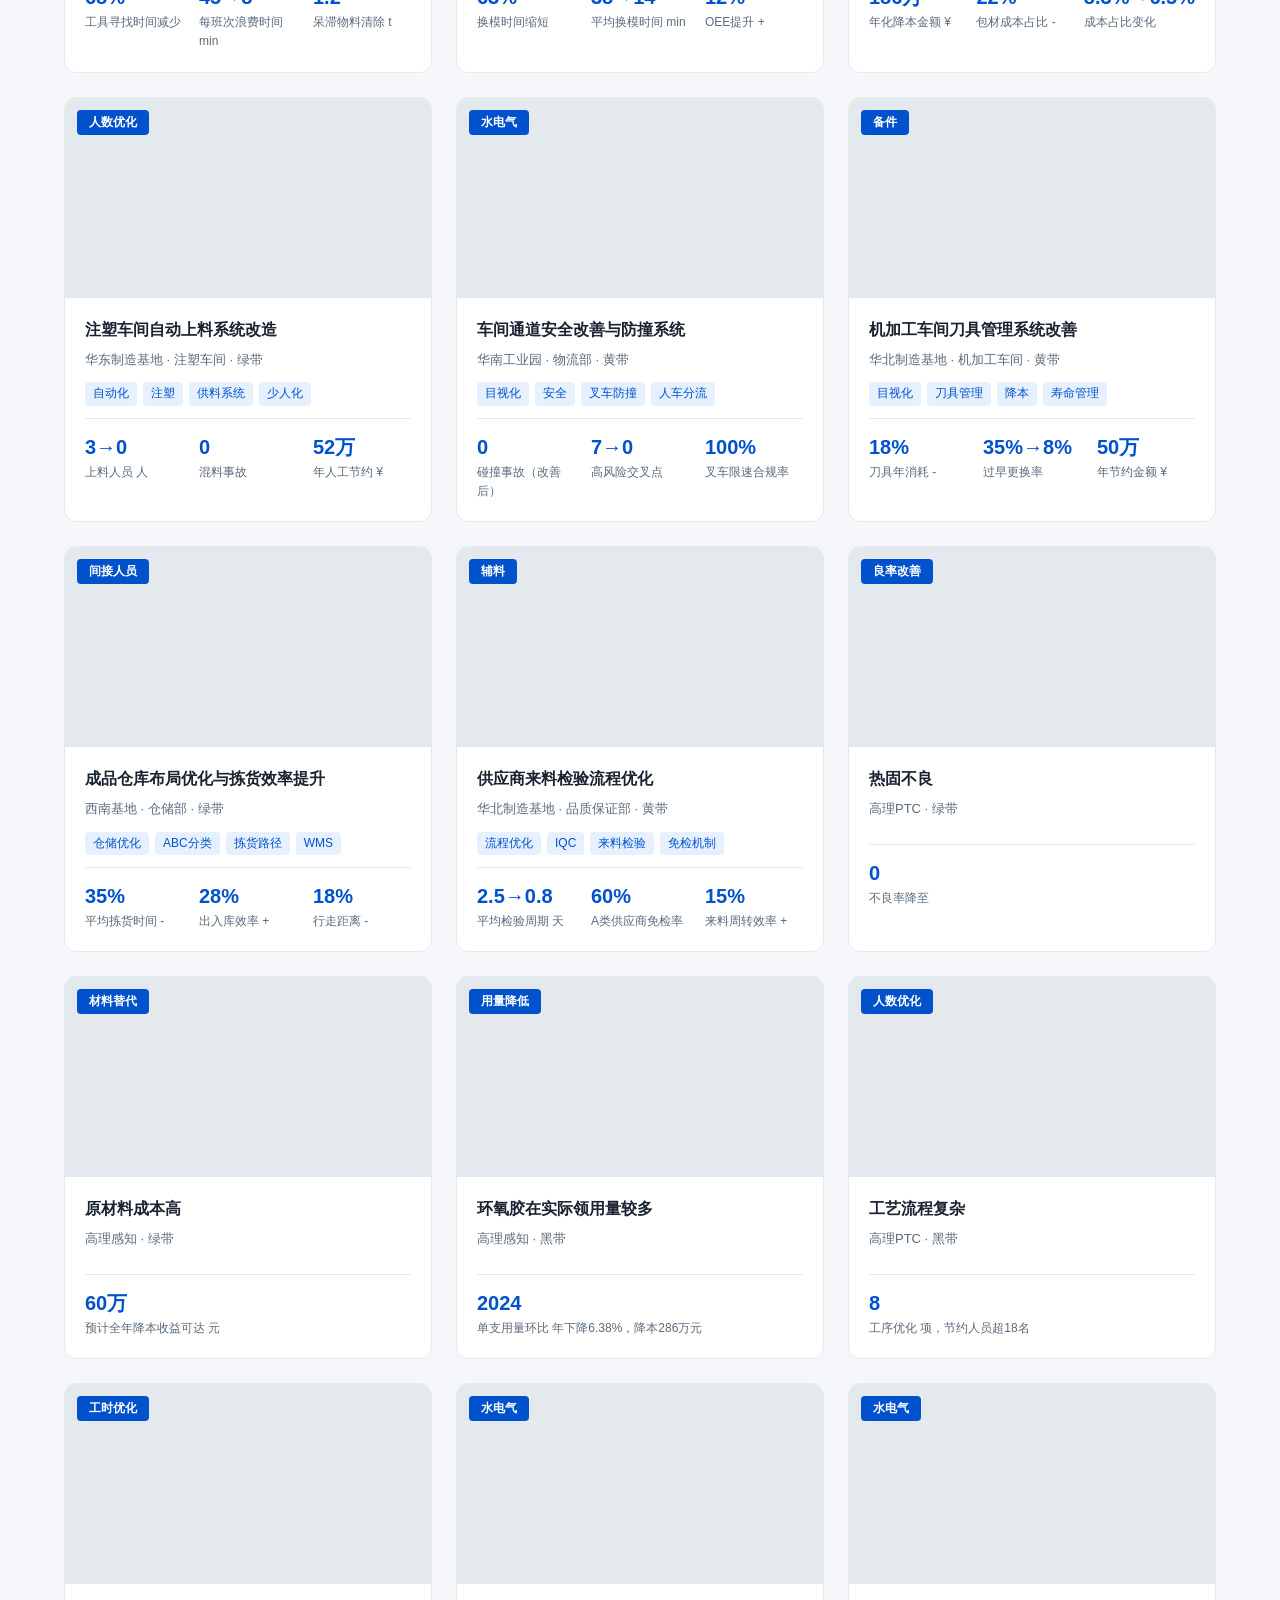
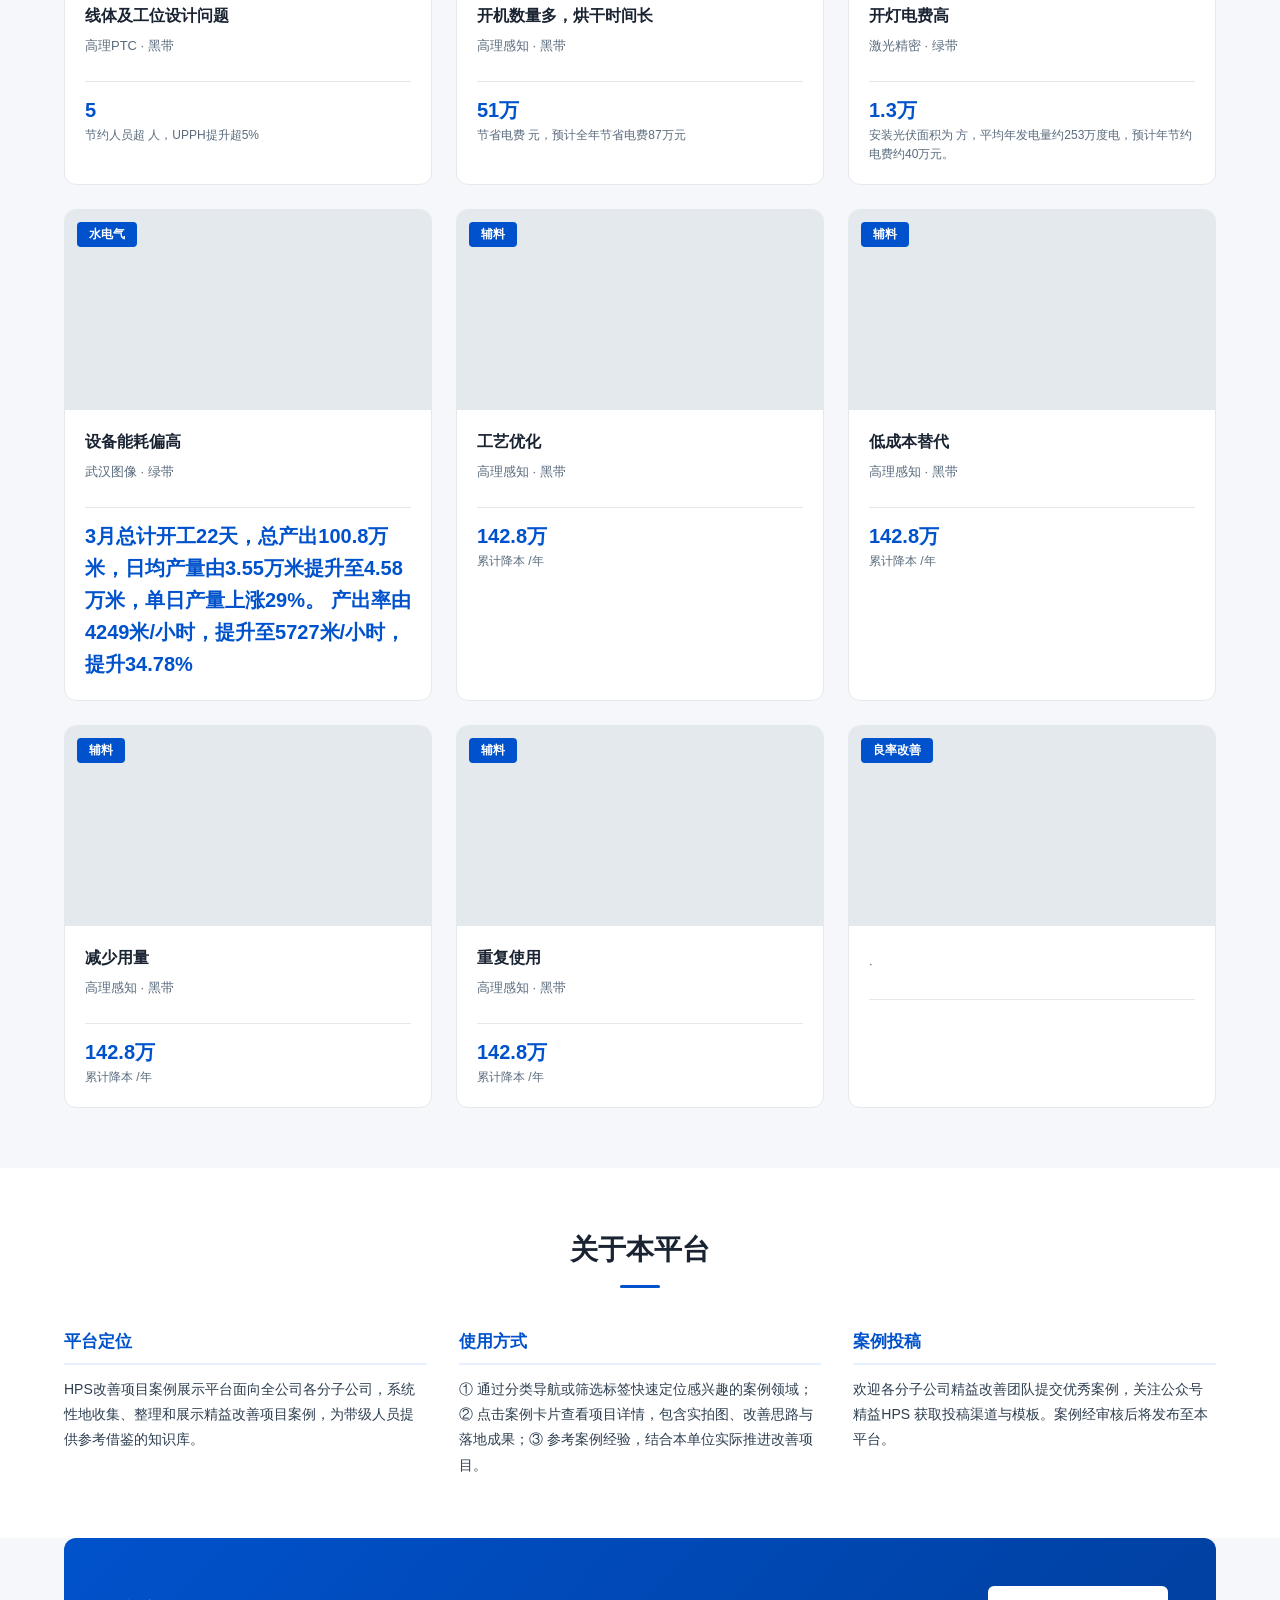
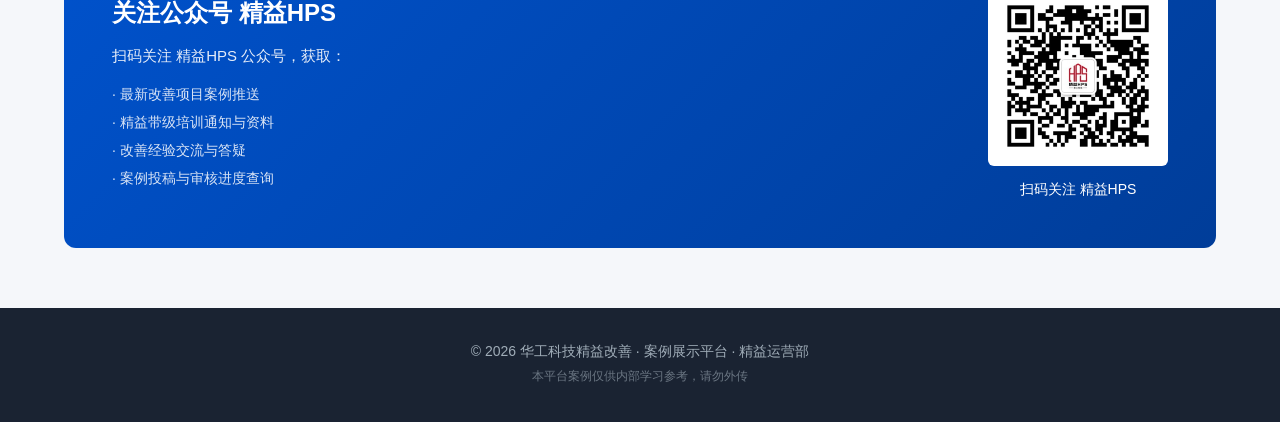
<file: index2.html>
<!DOCTYPE html>
<html lang="zh-CN">
<head>
    <meta charset="UTF-8">
    <meta name="viewport" content="width=device-width, initial-scale=1.0">
    <title>华工科技精益改善 · 案例展示平台</title>
    <link rel="stylesheet" href="css/style.css">
</head>
<body>

<!-- ==================== 顶部导航栏 ==================== -->
<header class="site-header">
    <div class="header-inner">
        <div class="logo" onclick="scrollToTop()">
            <img src="assets/logo.png" alt="华工科技" class="logo-img">
            <span class="logo-text">华工科技精益改善案例展示平台</span>
        </div>
        <nav class="main-nav" id="mainNav">
            <a href="#banner" class="nav-link active">首页</a>
            <a href="#categories" class="nav-link">分类</a>
            <a href="#cases" class="nav-link">案例</a>
            <a href="#about" class="nav-link">关于</a>
            <a href="#qrcode" class="nav-link">关注公众号</a>
        </nav>
        <button class="menu-toggle" id="menuToggle" aria-label="菜单">
            <span></span><span></span><span></span>
        </button>
    </div>
</header>

<!-- ==================== 首页轮播 Banner ==================== -->
<section class="banner" id="banner">
    <div class="banner-slides" id="bannerSlides">
        <!-- Slide 1 -->
        <div class="banner-slide active" style="background:linear-gradient(135deg,#0052cc 0%,#003d99 100%);">
            <div class="banner-content">
                <h1>持续改善 · 追求卓越</h1>
                <p>汇集全公司精益改善项目案例，赋能各分子公司互相学习、共同提升</p>
                <a href="#cases" class="banner-btn">浏览案例 →</a>
            </div>
        </div>
        <!-- Slide 2 -->
        <div class="banner-slide" style="background:linear-gradient(135deg,#1a2332 0%,#2d3e50 100%);">
            <div class="banner-content">
                <h1>精益思维 · 落地生根</h1>
                <p>从5S到自动化，从流程优化到成本削减——每一个改善都值得被看见</p>
                <a href="#categories" class="banner-btn">按分类查看 →</a>
            </div>
        </div>
        <!-- Slide 3 -->
        <div class="banner-slide" style="background:linear-gradient(135deg,#0052cc 0%,#1a2332 100%);">
            <div class="banner-content">
                <h1>分享经验 · 共建体系</h1>
                <p>关注公众号 精益HPS，获取最新改善资讯与培训资源</p>
                <a href="#qrcode" class="banner-btn">关注公众号 →</a>
            </div>
        </div>
    </div>
    <!-- 轮播控制点 -->
    <div class="banner-dots" id="bannerDots">
        <span class="banner-dot active" data-slide="0"></span>
        <span class="banner-dot" data-slide="1"></span>
        <span class="banner-dot" data-slide="2"></span>
    </div>
    <!-- 左右箭头 -->
    <button class="banner-arrow prev" id="bannerPrev" aria-label="上一张">‹</button>
    <button class="banner-arrow next" id="bannerNext" aria-label="下一张">›</button>
</section>

<!-- ==================== 项目分类导航 ==================== -->
<section class="categories-section" id="categories">
    <div class="container">
        <div class="section-title">
            <h2>项目分类导航</h2>
            <p>按改善领域快速筛选相关案例</p>
        </div>
        <div class="category-grid">
            <!-- 直接材料类改善 -->
            <div class="category-group-label">一、直接材料类改善</div>
            <div class="category-card" data-category="yield">
                <div class="cat-icon"><svg viewBox="0 0 24 24" fill="none" stroke="currentColor" stroke-width="2" stroke-linecap="round" stroke-linejoin="round"><path d="M12 2L2 7l10 5 10-5-10-5z"/><path d="M2 17l10 5 10-5"/><path d="M2 12l10 5 10-5"/></svg></div>
                <h3>良率改善</h3>
                <p>提升产品直通率与合格率</p>
                <span class="cat-count" id="countYield">0</span>
            </div>
            <div class="category-card" data-category="substitute">
                <div class="cat-icon"><svg viewBox="0 0 24 24" fill="none" stroke="currentColor" stroke-width="2" stroke-linecap="round" stroke-linejoin="round"><rect x="2" y="6" width="8" height="12" rx="1"/><rect x="14" y="6" width="8" height="12" rx="1"/><path d="M10 12h4"/></svg></div>
                <h3>材料替代</h3>
                <p>低成本材料替代方案</p>
                <span class="cat-count" id="countSubstitute">0</span>
            </div>
            <div class="category-card" data-category="reduce">
                <div class="cat-icon">⬇️</div>
                <h3>用量降低</h3>
                <p>减少原材料消耗</p>
                <span class="cat-count" id="countReduce">0</span>
            </div>

            <!-- 直接人工类改善 -->
            <div class="category-group-label">二、直接人工类改善</div>
            <div class="category-card" data-category="headcount">
                <div class="cat-icon">👥</div>
                <h3>人数优化</h3>
                <p>少人化与岗位精简</p>
                <span class="cat-count" id="countHeadcount">0</span>
            </div>
            <div class="category-card" data-category="hours">
                <div class="cat-icon">⏱️</div>
                <h3>工时优化</h3>
                <p>缩短作业时间与节拍平衡</p>
                <span class="cat-count" id="countHours">0</span>
            </div>

            <!-- 制造费用类改善 -->
            <div class="category-group-label">三、制造费用类改善</div>
            <div class="category-card" data-category="utilities">
                <div class="cat-icon"><svg viewBox="0 0 24 24" fill="none" stroke="currentColor" stroke-width="2" stroke-linecap="round" stroke-linejoin="round"><path d="M13 2L3 14h9l-1 8 10-12h-9l1-8z"/></svg></div>
                <h3>水电气</h3>
                <p>能源消耗管控与节能</p>
                <span class="cat-count" id="countUtilities">0</span>
            </div>
            <div class="category-card" data-category="auxiliary">
                <div class="cat-icon"><svg viewBox="0 0 24 24" fill="none" stroke="currentColor" stroke-width="2" stroke-linecap="round" stroke-linejoin="round"><circle cx="12" cy="12" r="10"/><path d="M8 12h8"/><path d="M12 8v8"/></svg></div>
                <h3>辅料</h3>
                <p>辅助材料降本与管理</p>
                <span class="cat-count" id="countAuxiliary">0</span>
            </div>
            <div class="category-card" data-category="spare_parts">
                <div class="cat-icon">🔧</div>
                <h3>备件</h3>
                <p>备品备件寿命管理</p>
                <span class="cat-count" id="countSpareParts">0</span>
            </div>
            <div class="category-card" data-category="indirect_staff">
                <div class="cat-icon"><svg viewBox="0 0 24 24" fill="none" stroke="currentColor" stroke-width="2" stroke-linecap="round" stroke-linejoin="round"><path d="M17 21v-2a4 4 0 0 0-4-4H5a4 4 0 0 0-4 4v2"/><circle cx="9" cy="7" r="4"/><path d="M23 21v-2a4 4 0 0 0-3-3.87"/><path d="M16 3.13a4 4 0 0 1 0 7.75"/></svg></div>
                <h3>间接人员</h3>
                <p>间接人力配置优化</p>
                <span class="cat-count" id="countIndirectStaff">0</span>
            </div>
        </div>
    </div>
</section>

<!-- ==================== 案例卡片列表 ==================== -->
<section class="cases-section" id="cases">
    <div class="container">
        <div class="section-title">
            <h2>改善案例库</h2>
            <p>点击卡片查看完整项目详情</p>
        </div>

        <!-- 筛选标签栏 -->
        <div class="filter-bar" id="filterBar">
            <button class="filter-tag active" data-filter="all">全部</button>
            <button class="filter-tag" data-filter="yield">良率改善</button>
            <button class="filter-tag" data-filter="substitute">材料替代</button>
            <button class="filter-tag" data-filter="reduce">用量降低</button>
            <button class="filter-tag" data-filter="headcount">人数优化</button>
            <button class="filter-tag" data-filter="hours">工时优化</button>
            <button class="filter-tag" data-filter="utilities">水电气</button>
            <button class="filter-tag" data-filter="auxiliary">辅料</button>
            <button class="filter-tag" data-filter="spare_parts">备件</button>
            <button class="filter-tag" data-filter="indirect_staff">间接人员</button>
        </div>

        <!-- 案例卡片网格 -->
        <div class="case-grid" id="caseGrid">
            <!-- 由 JS 动态生成 -->
        </div>

        <!-- 无结果提示 -->
        <div class="no-result" id="noResult" style="display:none;">
            <p>该分类下暂无案例</p>
        </div>
    </div>
</section>

<!-- ==================== 关于平台 ==================== -->
<section class="about-section" id="about">
    <div class="container">
        <div class="section-title">
            <h2>关于本平台</h2>
        </div>
        <div class="about-content">
            <div class="about-block">
                <h3>平台定位</h3>
                <p>HPS改善项目案例展示平台面向全公司各分子公司，系统性地收集、整理和展示精益改善项目案例，为带级人员提供参考借鉴的知识库。</p>
            </div>
            <div class="about-block">
                <h3>使用方式</h3>
                <p>① 通过分类导航或筛选标签快速定位感兴趣的案例领域；② 点击案例卡片查看项目详情，包含实拍图、改善思路与落地成果；③ 参考案例经验，结合本单位实际推进改善项目。</p>
            </div>
            <div class="about-block">
                <h3>案例投稿</h3>
                <p>欢迎各分子公司精益改善团队提交优秀案例，关注公众号 精益HPS 获取投稿渠道与模板。案例经审核后将发布至本平台。</p>
            </div>
        </div>
    </div>
</section>

<!-- ==================== 关注公众号 ==================== -->
<section class="qrcode-section" id="qrcode">
    <div class="container">
        <div class="qr-card">
            <div class="qr-left">
                <h2>关注公众号 精益HPS</h2>
                <p>扫码关注 精益HPS 公众号，获取：</p>
                <ul>
                    <li>· 最新改善项目案例推送</li>
                    <li>· 精益带级培训通知与资料</li>
                    <li>· 改善经验交流与答疑</li>
                    <li>· 案例投稿与审核进度查询</li>
                </ul>
            </div>
            <div class="qr-right">
                <div class="qr-img">
                    <img src="assets/公众号二维码.png" alt="精益HPS公众号二维码">
                </div>
                <p class="qr-label">扫码关注 精益HPS</p>
            </div>
        </div>
    </div>
</section>

<!-- ==================== 页脚 ==================== -->
<footer class="site-footer">
    <div class="container">
        <p>© 2026 华工科技精益改善 · 案例展示平台 · 精益运营部</p>
        <p class="footer-sub">本平台案例仅供内部学习参考，请勿外传</p>
    </div>
</footer>

<!-- ==================== 案例详情弹窗 ==================== -->
<div class="modal-overlay" id="modalOverlay">
    <div class="modal" id="modal">
        <button class="modal-close" id="modalClose" aria-label="关闭">✕</button>
        <div class="modal-body" id="modalBody">
            <!-- 由 JS 动态填充 -->
        </div>
    </div>
</div>

<!-- ==================== 返回顶部 ==================== -->
<button class="back-top" id="backTop" aria-label="返回顶部">↑</button>

<script src="js/data.js?v=3"></script>
<script src="js/main.js?v=3"></script>
</body>
</html>
</file>
<file: css/style.css>
/* ==================== CSS 变量 / 设计规范 ==================== */
:root {
    --color-primary: #0052cc;
    --color-primary-dark: #003d99;
    --color-primary-light: #e6f0ff;
    --color-dark: #1a2332;
    --color-gray-1: #2d3e50;
    --color-gray-2: #5a6b7d;
    --color-gray-3: #a0adb8;
    --color-gray-4: #e4e9ed;
    --color-gray-5: #f5f7fa;
    --color-white: #ffffff;
    --color-success: #36b37e;
    --color-danger: #de350b;
    --color-warning: #ffab00;

    --font-base: "Microsoft YaHei", "PingFang SC", "Helvetica Neue", Arial, sans-serif;
    --radius: 6px;
    --radius-lg: 12px;
    --shadow-card: 0 2px 8px rgba(0,0,0,0.08);
    --shadow-hover: 0 6px 20px rgba(0,82,204,0.15);
    --shadow-modal: 0 12px 48px rgba(0,0,0,0.25);
    --transition: 0.3s ease;
    --max-width: 1200px;
}

/* ==================== 全局重置 ==================== */
* { margin:0; padding:0; box-sizing:border-box; }

html { scroll-behavior:smooth; }

body {
    font-family: var(--font-base);
    color: var(--color-dark);
    background: var(--color-gray-5);
    line-height: 1.6;
    font-size: 15px;
}

a { text-decoration:none; color:inherit; }
ul { list-style:none; }
img { max-width:100%; display:block; }

.container {
    max-width: var(--max-width);
    margin: 0 auto;
    padding: 0 24px;
}

/* ==================== 顶部导航 ==================== */
.site-header {
    position: fixed;
    top: 0; left: 0; right: 0;
    height: 64px;
    background: var(--color-white);
    border-bottom: 1px solid var(--color-gray-4);
    z-index: 1000;
    box-shadow: 0 1px 4px rgba(0,0,0,0.04);
}

.header-inner {
    max-width: var(--max-width);
    height: 100%;
    margin: 0 auto;
    padding: 0 24px;
    display: flex;
    align-items: center;
    justify-content: space-between;
}

.logo {
    display: flex;
    align-items: center;
    gap: 12px;
    cursor: pointer;
}

.logo-img {
    height: 40px;
    width: auto;
    flex-shrink: 0;
    object-fit: contain;
}

.logo-text {
    font-size: 15px;
    font-weight: 600;
    color: var(--color-dark);
    white-space: nowrap;
}

.main-nav {
    display: flex;
    gap: 32px;
}

.nav-link {
    font-size: 15px;
    color: var(--color-gray-1);
    font-weight: 500;
    transition: color var(--transition);
    position: relative;
    padding: 4px 0;
}

.nav-link:hover, .nav-link.active {
    color: var(--color-primary);
}

.nav-link.active::after {
    content: "";
    position: absolute;
    bottom: -4px; left: 0; right: 0;
    height: 2px;
    background: var(--color-primary);
    border-radius: 1px;
}

.menu-toggle {
    display: none;
    flex-direction: column;
    gap: 5px;
    background: none;
    border: none;
    cursor: pointer;
    padding: 6px;
}

.menu-toggle span {
    width: 24px; height: 2px;
    background: var(--color-dark);
    border-radius: 1px;
    transition: var(--transition);
}

/* ==================== 轮播 Banner ==================== */
.banner {
    position: relative;
    margin-top: 64px;
    height: 420px;
    overflow: hidden;
}

.banner-slides {
    width: 100%;
    height: 100%;
    position: relative;
}

.banner-slide {
    position: absolute;
    top: 0; left: 0;
    width: 100%; height: 100%;
    display: flex;
    align-items: center;
    justify-content: center;
    opacity: 0;
    transition: opacity 0.6s ease;
    pointer-events: none;
}

.banner-slide.active {
    opacity: 1;
    pointer-events: auto;
}

.banner-content {
    text-align: center;
    color: #fff;
    max-width: 700px;
    padding: 0 24px;
}

.banner-content h1 {
    font-size: 36px;
    font-weight: 700;
    margin-bottom: 16px;
    letter-spacing: 2px;
}

.banner-content p {
    font-size: 17px;
    opacity: 0.9;
    margin-bottom: 28px;
    line-height: 1.8;
}

.banner-btn {
    display: inline-block;
    padding: 12px 36px;
    background: rgba(255,255,255,0.15);
    border: 2px solid rgba(255,255,255,0.6);
    color: #fff;
    font-size: 15px;
    font-weight: 500;
    border-radius: var(--radius);
    transition: var(--transition);
}

.banner-btn:hover {
    background: #fff;
    color: var(--color-primary);
    border-color: #fff;
}

.banner-dots {
    position: absolute;
    bottom: 24px;
    left: 50%;
    transform: translateX(-50%);
    display: flex;
    gap: 10px;
}

.banner-dot {
    width: 10px; height: 10px;
    border-radius: 50%;
    background: rgba(255,255,255,0.4);
    cursor: pointer;
    transition: var(--transition);
}

.banner-dot.active {
    background: #fff;
    width: 30px;
    border-radius: 5px;
}

.banner-arrow {
    position: absolute;
    top: 50%;
    transform: translateY(-50%);
    width: 44px; height: 44px;
    border-radius: 50%;
    border: none;
    background: rgba(0,0,0,0.2);
    color: #fff;
    font-size: 24px;
    cursor: pointer;
    transition: var(--transition);
    display: flex;
    align-items: center;
    justify-content: center;
}

.banner-arrow:hover {
    background: rgba(0,0,0,0.4);
}

.banner-arrow.prev { left: 24px; }
.banner-arrow.next { right: 24px; }

/* ==================== 通用 Section 标题 ==================== */
.section-title {
    text-align: center;
    margin-bottom: 40px;
    padding-top: 60px;
}

.section-title h2 {
    font-size: 28px;
    font-weight: 700;
    color: var(--color-dark);
    margin-bottom: 8px;
}

.section-title h2::after {
    content: "";
    display: block;
    width: 40px;
    height: 3px;
    background: var(--color-primary);
    margin: 12px auto 0;
    border-radius: 2px;
}

.section-title p {
    font-size: 15px;
    color: var(--color-gray-2);
}

/* ==================== 分类导航 — 新版沉浸式布局 ==================== */
.categories-section {
    position: relative;
    background: #f7f9fd;
    padding-bottom: 60px;
    overflow: hidden;
}

/* 景深光效背景 */
.ambient-glow-1, .ambient-glow-2, .ambient-glow-3 {
    position: absolute;
    pointer-events: none;
    z-index: 0;
}
.ambient-glow-1 {
    top: 5%; left: 20%;
    width: 500px; height: 400px;
    background: radial-gradient(circle, rgba(59,130,246,0.14) 0%, rgba(147,197,253,0.05) 50%, transparent 70%);
    filter: blur(60px);
}
.ambient-glow-2 {
    top: 35%; right: 15%;
    width: 600px; height: 500px;
    background: radial-gradient(circle, rgba(37,99,235,0.10) 0%, rgba(96,165,250,0.03) 60%, transparent 80%);
    filter: blur(75px);
}
.ambient-glow-3 {
    bottom: 5%; left: 30%;
    width: 550px; height: 350px;
    background: radial-gradient(circle, rgba(14,165,233,0.10) 0%, transparent 70%);
    filter: blur(70px);
}

/* PC 三列思维导图布局 */
/* ===== 思维导图根节点 ===== */
.mindmap-root {
    display: flex;
    flex-direction: column;
    align-items: center;
    margin-bottom: 12px;
    position: relative;
    z-index: 1;
}

.root-node {
    background: #fff;
    border: 1px solid rgba(191,219,254,0.9);
    border-radius: 999px;
    padding: 12px 36px;
    font-size: 17px;
    font-weight: 700;
    color: #1e293b;
    letter-spacing: -0.01em;
    box-shadow: 0 4px 16px -4px rgba(15,23,42,0.08), 0 2px 8px -2px rgba(0,81,213,0.06);
    position: relative;
    z-index: 2;
}

.root-branches {
    width: 100%;
    height: 40px;
    margin-top: 8px;
    position: relative;
}

.branch-line {
    position: absolute;
    top: 0;
    height: 2px;
    background: linear-gradient(90deg, rgba(59,130,246,0.3), rgba(59,130,246,0.55), rgba(59,130,246,0.3));
}

.branch-horizontal {
    left: 16.666%;
    right: 16.666%;
    top: 0;
}

.branch-vline {
    position: absolute;
    top: 0;
    width: 2px;
    height: 40px;
    background: linear-gradient(180deg, rgba(59,130,246,0.55), rgba(59,130,246,0.2));
}

.branch-vline-left   { left: 16.666%; }
.branch-vline-center { left: 50%; transform: translateX(-50%); }
.branch-vline-right  { left: calc(100% - 16.666%); }

.category-grid-pc {
    display: grid;
    grid-template-columns: repeat(3, 1fr);
    gap: 24px;
    position: relative;
    z-index: 1;
}

.pillar-col {
    display: flex;
    flex-direction: column;
    align-items: center;
}

.pillar-header {
    width: 100%;
    background: rgba(255,255,255,0.9);
    backdrop-filter: blur(8px);
    border: 1px solid rgba(191,219,254,0.9);
    border-radius: 24px;
    padding: 14px 16px;
    margin-bottom: 20px;
    text-align: center;
    font-weight: 700;
    font-size: 15px;
    color: #1e293b;
    letter-spacing: -0.01em;
    box-shadow: 0 4px 12px -2px rgba(15,23,42,0.05);
}

.pillar-cards {
    width: 100%;
    display: flex;
    flex-direction: column;
    gap: 16px;
}

/* 沉浸式深度卡片 */
.depth-card {
    position: relative;
    height: 176px;
    border-radius: 24px;
    overflow: hidden;
    cursor: pointer;
    border: 1px solid rgba(226,232,240,0.8);
    background: #fff;
    transition: transform 0.4s cubic-bezier(0.16,1,0.3,1), box-shadow 0.4s ease;
    box-shadow: 0 2px 8px -2px rgba(15,23,42,0.06);
}
.depth-card:hover {
    transform: translateY(-4px) scale(1.02);
    box-shadow: 0 20px 35px -8px rgba(15,23,42,0.15), 0 8px 16px -4px rgba(0,81,213,0.12);
}

/* 卡片渐变背景 */
.card-bg-gradient {
    position: absolute;
    inset: 0;
    pointer-events: none;
}
.bg-yield       { background: linear-gradient(135deg, rgba(59,130,246,0.06) 0%, #fff 50%, rgba(14,165,233,0.04) 100%); }
.bg-substitute  { background: linear-gradient(135deg, rgba(99,102,241,0.05) 0%, #fff 50%, rgba(59,130,246,0.04) 100%); }
.bg-reduce      { background: linear-gradient(135deg, rgba(20,184,166,0.05) 0%, #fff 50%, rgba(14,165,233,0.04) 100%); }
.bg-headcount   { background: linear-gradient(135deg, rgba(59,130,246,0.06) 0%, #fff 50%, rgba(99,102,241,0.04) 100%); }
.bg-hours       { background: linear-gradient(135deg, rgba(14,165,233,0.06) 0%, #fff 50%, rgba(59,130,246,0.04) 100%); }
.bg-utilities   { background: linear-gradient(135deg, rgba(245,158,11,0.04) 0%, #fff 50%, rgba(59,130,246,0.04) 100%); }
.bg-auxiliary   { background: linear-gradient(135deg, rgba(148,163,184,0.04) 0%, #fff 50%, rgba(59,130,246,0.04) 100%); }
.bg-spare-parts { background: linear-gradient(135deg, rgba(14,165,233,0.04) 0%, #fff 50%, rgba(148,163,184,0.04) 100%); }
.bg-indirect-staff { background: linear-gradient(135deg, rgba(99,102,241,0.04) 0%, #fff 50%, rgba(59,130,246,0.04) 100%); }

/* 高光透镜光影 */
.card-lens {
    position: absolute;
    right: -20px; bottom: -40px;
    width: 192px; height: 192px;
    border-radius: 50%;
    pointer-events: none;
    opacity: 0.6;
    transition: transform 0.5s ease;
}
.depth-card:hover .card-lens { transform: scale(1.1); }
.lens-yield           { background: radial-gradient(circle, rgba(59,130,246,0.25) 0%, rgba(14,165,233,0.15) 40%, transparent 70%); }
.lens-substitute      { background: radial-gradient(circle, rgba(99,102,241,0.20) 0%, rgba(59,130,246,0.10) 40%, transparent 70%); }
.lens-reduce          { background: radial-gradient(circle, rgba(20,184,166,0.20) 0%, rgba(14,165,233,0.10) 40%, transparent 70%); }
.lens-headcount       { background: radial-gradient(circle, rgba(59,130,246,0.20) 0%, rgba(99,102,241,0.10) 40%, transparent 70%); }
.lens-hours           { background: radial-gradient(circle, rgba(14,165,233,0.20) 0%, rgba(59,130,246,0.10) 40%, transparent 70%); }
.lens-utilities       { background: radial-gradient(circle, rgba(245,158,11,0.15) 0%, rgba(59,130,246,0.10) 40%, transparent 70%); }
.lens-auxiliary       { background: radial-gradient(circle, rgba(148,163,184,0.15) 0%, rgba(59,130,246,0.10) 40%, transparent 70%); }
.lens-spare-parts     { background: radial-gradient(circle, rgba(14,165,233,0.15) 0%, rgba(59,130,246,0.10) 40%, transparent 70%); }
.lens-indirect-staff  { background: radial-gradient(circle, rgba(99,102,241,0.15) 0%, rgba(59,130,246,0.10) 40%, transparent 70%); }

/* 图标圆环 */
.card-icon-wrap {
    position: absolute;
    right: 24px; top: 24px;
    width: 60px; height: 60px;
    border-radius: 50%;
    display: flex;
    align-items: center;
    justify-content: center;
    pointer-events: none;
    box-shadow: 0 2px 8px -2px rgba(0,0,0,0.06);
    transition: transform 0.3s ease;
}
.depth-card:hover .card-icon-wrap { transform: scale(1.05); }
.icon-yield           { border: 1px solid rgba(59,130,246,0.3);  background: linear-gradient(135deg, rgba(255,255,255,0.95), rgba(59,130,246,0.08)); color: #2563eb; }
.icon-substitute      { border: 1px solid rgba(99,102,241,0.25); background: linear-gradient(135deg, rgba(255,255,255,0.95), rgba(99,102,241,0.06)); color: #4f46e5; }
.icon-reduce          { border: 1px solid rgba(20,184,166,0.25); background: linear-gradient(135deg, rgba(255,255,255,0.95), rgba(20,184,166,0.06)); color: #0d9488; }
.icon-headcount       { border: 1px solid rgba(59,130,246,0.25); background: linear-gradient(135deg, rgba(255,255,255,0.95), rgba(59,130,246,0.06)); color: #2563eb; }
.icon-hours           { border: 1px solid rgba(14,165,233,0.25); background: linear-gradient(135deg, rgba(255,255,255,0.95), rgba(14,165,233,0.06)); color: #0ea5e9; }
.icon-utilities       { border: 1px solid rgba(245,158,11,0.25); background: linear-gradient(135deg, rgba(255,255,255,0.95), rgba(245,158,11,0.06)); color: #d97706; }
.icon-auxiliary       { border: 1px solid rgba(148,163,184,0.3); background: linear-gradient(135deg, rgba(255,255,255,0.95), rgba(148,163,184,0.06)); color: #475569; }
.icon-spare-parts     { border: 1px solid rgba(14,165,233,0.25); background: linear-gradient(135deg, rgba(255,255,255,0.95), rgba(14,165,233,0.06)); color: #2563eb; }
.icon-indirect-staff  { border: 1px solid rgba(99,102,241,0.25); background: linear-gradient(135deg, rgba(255,255,255,0.95), rgba(99,102,241,0.06)); color: #4f46e5; }

.card-icon-wrap svg {
    width: 30px; height: 30px;
}

/* 案例数胶囊徽章 */
.case-pill {
    position: absolute;
    bottom: 14px; right: 14px;
    padding: 4px 12px;
    border-radius: 999px;
    background: rgba(219,234,254,0.9);
    border: 1px solid rgba(191,219,254,1);
    color: #1d4ed8;
    font-size: 12px;
    font-weight: 600;
    z-index: 2;
    box-shadow: 0 1px 3px rgba(0,0,0,0.04);
    display: flex;
    align-items: center;
    gap: 4px;
}
.case-pill-zero {
    color: #94a3b8;
    background: rgba(241,245,249,0.9);
    border-color: rgba(226,232,240,1);
}

/* 左上角文字 */
.card-text {
    position: absolute;
    top: 50%; left: 24px;
    transform: translateY(-50%);
    padding: 0;
    z-index: 2;
}
.card-text h3 {
    font-family: 'Plus Jakarta Sans', 'Inter', sans-serif;
    font-size: 18px;
    font-weight: 700;
    color: #0f172a;
    letter-spacing: -0.01em;
    margin-bottom: 4px;
    transition: color 0.3s ease;
}
.depth-card:hover .card-text h3 { color: #2563eb; }
.card-text p {
    font-family: 'Inter', sans-serif;
    font-size: 12px;
    color: #64748b;
    line-height: 1.4;
    white-space: nowrap;
    overflow: hidden;
    text-overflow: ellipsis;
    max-width: 220px;
}

/* ===== 移动端手风琴 ===== */
.category-accordion-mobile {
    display: none;
    flex-direction: column;
    gap: 14px;
    position: relative;
    z-index: 1;
}

.accordion-item {
    background: rgba(255,255,255,0.95);
    border-radius: 24px;
    border: 1px solid rgba(226,232,240,0.9);
    box-shadow: 0 2px 8px -2px rgba(15,23,42,0.05);
    overflow: hidden;
}

.accordion-toggle {
    width: 100%;
    display: flex;
    align-items: center;
    justify-content: space-between;
    padding: 16px 20px;
    background: none;
    border: none;
    cursor: pointer;
    text-align: left;
}

.accordion-left {
    display: flex;
    align-items: center;
    gap: 12px;
}

.accordion-icon {
    width: 36px; height: 36px;
    border-radius: 12px;
    background: #eff6ff;
    color: #2563eb;
    display: flex;
    align-items: center;
    justify-content: center;
    flex-shrink: 0;
}
.accordion-icon svg { width: 20px; height: 20px; }

.accordion-title {
    font-family: 'Plus Jakarta Sans', 'Inter', sans-serif;
    font-size: 14px;
    font-weight: 700;
    color: #0f172a;
}

.accordion-subtitle {
    font-size: 11px;
    color: #64748b;
    margin-top: 2px;
}

.accordion-arrow {
    font-size: 12px;
    color: #94a3b8;
    transition: transform 0.2s ease;
}
.accordion-item[data-open="false"] .accordion-arrow {
    transform: rotate(-90deg);
}

.accordion-content {
    max-height: 600px;
    overflow: hidden;
    transition: max-height 0.35s cubic-bezier(0.4,0,0.2,1), opacity 0.25s ease;
    padding: 0 16px 16px;
    display: flex;
    flex-direction: column;
    gap: 12px;
    border-top: 1px solid rgba(241,245,249,1);
}
.accordion-item[data-open="false"] .accordion-content {
    max-height: 0;
    padding-top: 0;
    padding-bottom: 0;
    opacity: 0;
    border-top-color: transparent;
}

/* 移动端卡片 */
.mobile-card {
    position: relative;
    height: 96px;
    border-radius: 16px;
    overflow: hidden;
    border: 1px solid rgba(191,219,254,0.8);
    background: #fff;
    padding: 14px 16px;
    display: flex;
    align-items: center;
    justify-content: space-between;
    cursor: pointer;
    box-shadow: 0 1px 4px rgba(0,0,0,0.03);
    transition: box-shadow 0.3s ease;
}
.mobile-card:hover {
    box-shadow: 0 4px 12px rgba(0,0,0,0.06);
}

.mobile-card-title {
    font-family: 'Plus Jakarta Sans', 'Inter', sans-serif;
    font-size: 14px;
    font-weight: 700;
    color: #0f172a;
}
.mobile-card-desc {
    font-size: 11px;
    color: #64748b;
    margin-top: 2px;
}

.mobile-case-pill {
    padding: 4px 10px;
    border-radius: 999px;
    background: #eff6ff;
    border: 1px solid #dbeafe;
    color: #2563eb;
    font-size: 11px;
    font-weight: 700;
    white-space: nowrap;
    flex-shrink: 0;
}
.mobile-case-pill-zero {
    color: #94a3b8;
    background: #f1f5f9;
    border-color: #e2e8f0;
}

/* ==================== 筛选标签栏 ==================== */
.filter-bar {
    display: flex;
    flex-wrap: wrap;
    gap: 10px;
    justify-content: center;
    margin-bottom: 36px;
}

.filter-tag {
    padding: 8px 20px;
    border: 1px solid var(--color-gray-4);
    background: var(--color-white);
    border-radius: 20px;
    font-size: 14px;
    color: var(--color-gray-1);
    cursor: pointer;
    transition: var(--transition);
}

.filter-tag:hover {
    border-color: var(--color-primary);
    color: var(--color-primary);
}

.filter-tag.active {
    background: var(--color-primary);
    color: #fff;
    border-color: var(--color-primary);
}

/* ==================== 案例卡片列表 ==================== */
.cases-section {
    padding-bottom: 60px;
}

.case-grid {
    display: grid;
    grid-template-columns: repeat(3, 1fr);
    gap: 24px;
}

.case-card {
    background: var(--color-white);
    border: 1px solid var(--color-gray-4);
    border-radius: var(--radius-lg);
    overflow: hidden;
    cursor: pointer;
    transition: var(--transition);
}

.case-card:hover {
    box-shadow: var(--shadow-hover);
    transform: translateY(-4px);
}

.case-card-img {
    width: 100%;
    height: 200px;
    background: var(--color-gray-4);
    overflow: hidden;
    position: relative;
}

.case-card-img img {
    width: 100%; height: 100%;
    object-fit: cover;
    transition: transform 0.4s ease;
}

.case-card:hover .case-card-img img {
    transform: scale(1.05);
}

.case-card-badge {
    position: absolute;
    top: 12px; left: 12px;
    background: var(--color-primary);
    color: #fff;
    font-size: 12px;
    font-weight: 600;
    padding: 3px 12px;
    border-radius: 4px;
}

.case-card-body {
    padding: 20px;
}

.case-card-title {
    font-size: 16px;
    font-weight: 600;
    color: var(--color-dark);
    margin-bottom: 8px;
    line-height: 1.5;
    display: -webkit-box;
    -webkit-line-clamp: 2;
    -webkit-box-orient: vertical;
    overflow: hidden;
}

.case-card-company {
    font-size: 13px;
    color: var(--color-gray-2);
    margin-bottom: 12px;
}

.case-card-tags {
    display: flex;
    flex-wrap: wrap;
    gap: 6px;
    margin-bottom: 12px;
}

.case-tag {
    font-size: 12px;
    color: var(--color-primary);
    background: var(--color-primary-light);
    padding: 2px 8px;
    border-radius: 4px;
}

.case-card-result {
    display: flex;
    gap: 16px;
    padding-top: 12px;
    border-top: 1px solid var(--color-gray-4);
}

.case-result-item {
    flex: 1;
}

.case-result-num {
    font-size: 20px;
    font-weight: 700;
    color: var(--color-primary);
}

.case-result-label {
    font-size: 12px;
    color: var(--color-gray-2);
}

.no-result {
    text-align: center;
    padding: 60px 0;
    color: var(--color-gray-2);
    font-size: 16px;
}

/* ==================== 关于平台 ==================== */
.about-section {
    background: var(--color-white);
    padding-bottom: 60px;
}

.about-content {
    display: grid;
    grid-template-columns: repeat(3, 1fr);
    gap: 32px;
}

.about-block h3 {
    font-size: 17px;
    font-weight: 600;
    color: var(--color-primary);
    margin-bottom: 12px;
    padding-bottom: 8px;
    border-bottom: 2px solid var(--color-primary-light);
}

.about-block p {
    font-size: 14px;
    color: var(--color-gray-1);
    line-height: 1.8;
}

/* ==================== 公众号二维码 ==================== */
.qrcode-section {
    padding-bottom: 60px;
}

.qr-card {
    background: linear-gradient(135deg, var(--color-primary) 0%, var(--color-primary-dark) 100%);
    border-radius: var(--radius-lg);
    padding: 48px;
    display: flex;
    align-items: center;
    justify-content: space-between;
    gap: 40px;
}

.qr-left {
    flex: 1;
    color: #fff;
}

.qr-left h2 {
    font-size: 24px;
    font-weight: 700;
    margin-bottom: 12px;
}

.qr-left p {
    font-size: 15px;
    opacity: 0.9;
    margin-bottom: 12px;
}

.qr-left ul li {
    font-size: 14px;
    opacity: 0.85;
    line-height: 2;
}

.qr-right {
    text-align: center;
    flex-shrink: 0;
}

.qr-img {
    width: 180px; height: 180px;
    background: #fff;
    border-radius: var(--radius);
    padding: 8px;
    margin-bottom: 12px;
    display: flex;
    align-items: center;
    justify-content: center;
}

.qr-img img {
    width: 100%; height: 100%;
    display: block;
}

.qr-label {
    color: #fff;
    font-size: 14px;
    font-weight: 500;
}

/* ==================== 页脚 ==================== */
.site-footer {
    background: var(--color-dark);
    color: var(--color-gray-3);
    text-align: center;
    padding: 32px 0;
}

.site-footer p {
    font-size: 14px;
    margin-bottom: 4px;
}

.footer-sub {
    font-size: 12px !important;
    opacity: 0.6;
}

/* ==================== 案例详情弹窗 ==================== */
.modal-overlay {
    position: fixed;
    top: 0; left: 0; right: 0; bottom: 0;
    background: rgba(0,0,0,0.5);
    z-index: 2000;
    display: none;
    align-items: flex-start;
    justify-content: center;
    overflow-y: auto;
    padding: 40px 16px;
}

.modal-overlay.open {
    display: flex;
}

.modal {
    background: var(--color-white);
    border-radius: var(--radius-lg);
    max-width: 800px;
    width: 100%;
    position: relative;
    box-shadow: var(--shadow-modal);
    animation: modalIn 0.3s ease;
}

@keyframes modalIn {
    from { opacity:0; transform: translateY(20px); }
    to { opacity:1; transform: translateY(0); }
}

.modal-close {
    position: absolute;
    top: 16px; right: 16px;
    width: 36px; height: 36px;
    border-radius: 50%;
    border: none;
    background: var(--color-gray-4);
    color: var(--color-gray-1);
    font-size: 16px;
    cursor: pointer;
    z-index: 10;
    transition: var(--transition);
    display: flex;
    align-items: center;
    justify-content: center;
}

.modal-close:hover {
    background: var(--color-dark);
    color: #fff;
}

.modal-body {
    padding: 0;
}

/* 详情弹窗内部样式 */
.detail-hero {
    width: 100%;
    height: 300px;
    background: var(--color-gray-4);
    overflow: hidden;
    border-radius: var(--radius-lg) var(--radius-lg) 0 0;
    position: relative;
}

.detail-hero img {
    width: 100%; height: 100%;
    object-fit: cover;
}

.detail-badge {
    position: absolute;
    top: 16px; left: 16px;
    background: var(--color-primary);
    color: #fff;
    font-size: 13px;
    font-weight: 600;
    padding: 4px 14px;
    border-radius: 4px;
}

.detail-content {
    padding: 28px 32px 32px;
}

.detail-title {
    font-size: 22px;
    font-weight: 700;
    color: var(--color-dark);
    margin-bottom: 8px;
}

.detail-meta {
    display: flex;
    flex-wrap: wrap;
    gap: 20px;
    font-size: 13px;
    color: var(--color-gray-2);
    margin-bottom: 16px;
}

.detail-tags {
    display: flex;
    flex-wrap: wrap;
    gap: 6px;
    margin-bottom: 24px;
}

.detail-tags .case-tag {
    font-size: 12px;
}

.detail-section {
    margin-bottom: 28px;
}

.detail-section h3 {
    font-size: 16px;
    font-weight: 600;
    color: var(--color-primary);
    margin-bottom: 12px;
    padding-left: 12px;
    border-left: 3px solid var(--color-primary);
}

.detail-section p {
    font-size: 14px;
    color: var(--color-gray-1);
    line-height: 1.9;
}

.detail-section ul {
    padding-left: 0;
}

.detail-section ul li {
    font-size: 14px;
    color: var(--color-gray-1);
    line-height: 1.9;
    padding-left: 16px;
    position: relative;
}

.detail-section ul li::before {
    content: "▪";
    color: var(--color-primary);
    position: absolute;
    left: 0;
}

.detail-images {
    display: grid;
    grid-template-columns: 1fr 1fr;
    gap: 12px;
    margin-top: 12px;
}

.detail-images img {
    width: 100%;
    height: 160px;
    object-fit: cover;
    border-radius: var(--radius);
    border: 1px solid var(--color-gray-4);
}

.detail-results {
    display: grid;
    grid-template-columns: repeat(3, 1fr);
    gap: 16px;
    margin-top: 12px;
}

.detail-result-card {
    background: var(--color-gray-5);
    border: 1px solid var(--color-gray-4);
    border-radius: var(--radius);
    padding: 16px;
    text-align: center;
}

.detail-result-num {
    font-size: 28px;
    font-weight: 700;
    color: var(--color-primary);
    margin-bottom: 4px;
}

.detail-result-label {
    font-size: 12px;
    color: var(--color-gray-2);
}

/* ==================== 返回顶部 ==================== */
.back-top {
    position: fixed;
    bottom: 32px; right: 32px;
    width: 44px; height: 44px;
    border-radius: 50%;
    border: none;
    background: var(--color-primary);
    color: #fff;
    font-size: 20px;
    cursor: pointer;
    box-shadow: var(--shadow-hover);
    z-index: 999;
    opacity: 0;
    visibility: hidden;
    transition: var(--transition);
    display: flex;
    align-items: center;
    justify-content: center;
}

.back-top.show {
    opacity: 1;
    visibility: visible;
}

.back-top:hover {
    background: var(--color-primary-dark);
    transform: translateY(-2px);
}

/* ==================== 响应式 · 平板 ==================== */
@media (max-width: 1024px) {
    .category-grid-pc { grid-template-columns: repeat(2, 1fr); }
    .case-grid { grid-template-columns: repeat(2, 1fr); }
    .about-content { grid-template-columns: 1fr; gap: 24px; }
    .banner-content h1 { font-size: 28px; }
}

/* ==================== 响应式 · 手机 ==================== */
@media (max-width: 768px) {
    body { font-size: 14px; }
    .container { padding: 0 16px; }

    /* 导航 */
    .main-nav {
        display: none;
        position: fixed;
        top: 64px; left: 0; right: 0;
        background: #fff;
        flex-direction: column;
        padding: 16px;
        gap: 0;
        border-bottom: 1px solid var(--color-gray-4);
        box-shadow: 0 4px 12px rgba(0,0,0,0.08);
    }
    .main-nav.open { display: flex; }
    .main-nav .nav-link { padding: 12px 0; border-bottom: 1px solid var(--color-gray-4); }
    .main-nav .nav-link:last-child { border-bottom: none; }
    .menu-toggle { display: flex; }
    .menu-toggle.open span:nth-child(1) { transform: rotate(45deg) translate(5px,5px); }
    .menu-toggle.open span:nth-child(2) { opacity: 0; }
    .menu-toggle.open span:nth-child(3) { transform: rotate(-45deg) translate(5px,-5px); }
    .logo-text { font-size: 14px; }
    .logo-img { height: 32px; }

    /* Banner */
    .banner { height: 300px; }
    .banner-content h1 { font-size: 22px; }
    .banner-content p { font-size: 14px; }
    .banner-btn { padding: 10px 24px; font-size: 14px; }
    .banner-arrow { width: 36px; height: 36px; font-size: 20px; }
    .banner-arrow.prev { left: 8px; }
    .banner-arrow.next { right: 8px; }

    /* 分类 — PC隐藏，手风琴显示 */
    .category-grid-pc { display: none !important; }
    .category-accordion-mobile { display: flex !important; }

    /* 筛选 */
    .filter-bar { gap: 8px; }
    .filter-tag { padding: 6px 14px; font-size: 13px; }

    /* 案例卡片 */
    .case-grid { grid-template-columns: 1fr; gap: 16px; }

    /* 公众号 */
    .qr-card { flex-direction: column; text-align: center; padding: 32px 20px; }
    .qr-img { width: 140px; height: 140px; margin: 0 auto 12px; }

    /* 详情弹窗 */
    .modal-overlay { padding: 0; }
    .modal { border-radius: 0; min-height: 100vh; }
    .detail-hero { height: 200px; border-radius: 0; }
    .detail-content { padding: 20px 16px 24px; }
    .detail-title { font-size: 18px; }
    .detail-images { grid-template-columns: 1fr; }
    .detail-results { grid-template-columns: 1fr; }

    /* 返回顶部 */
    .back-top { bottom: 20px; right: 20px; width: 40px; height: 40px; }

    .section-title h2 { font-size: 22px; }
    .section-title { padding-top: 40px; margin-bottom: 28px; }
}
</file>
